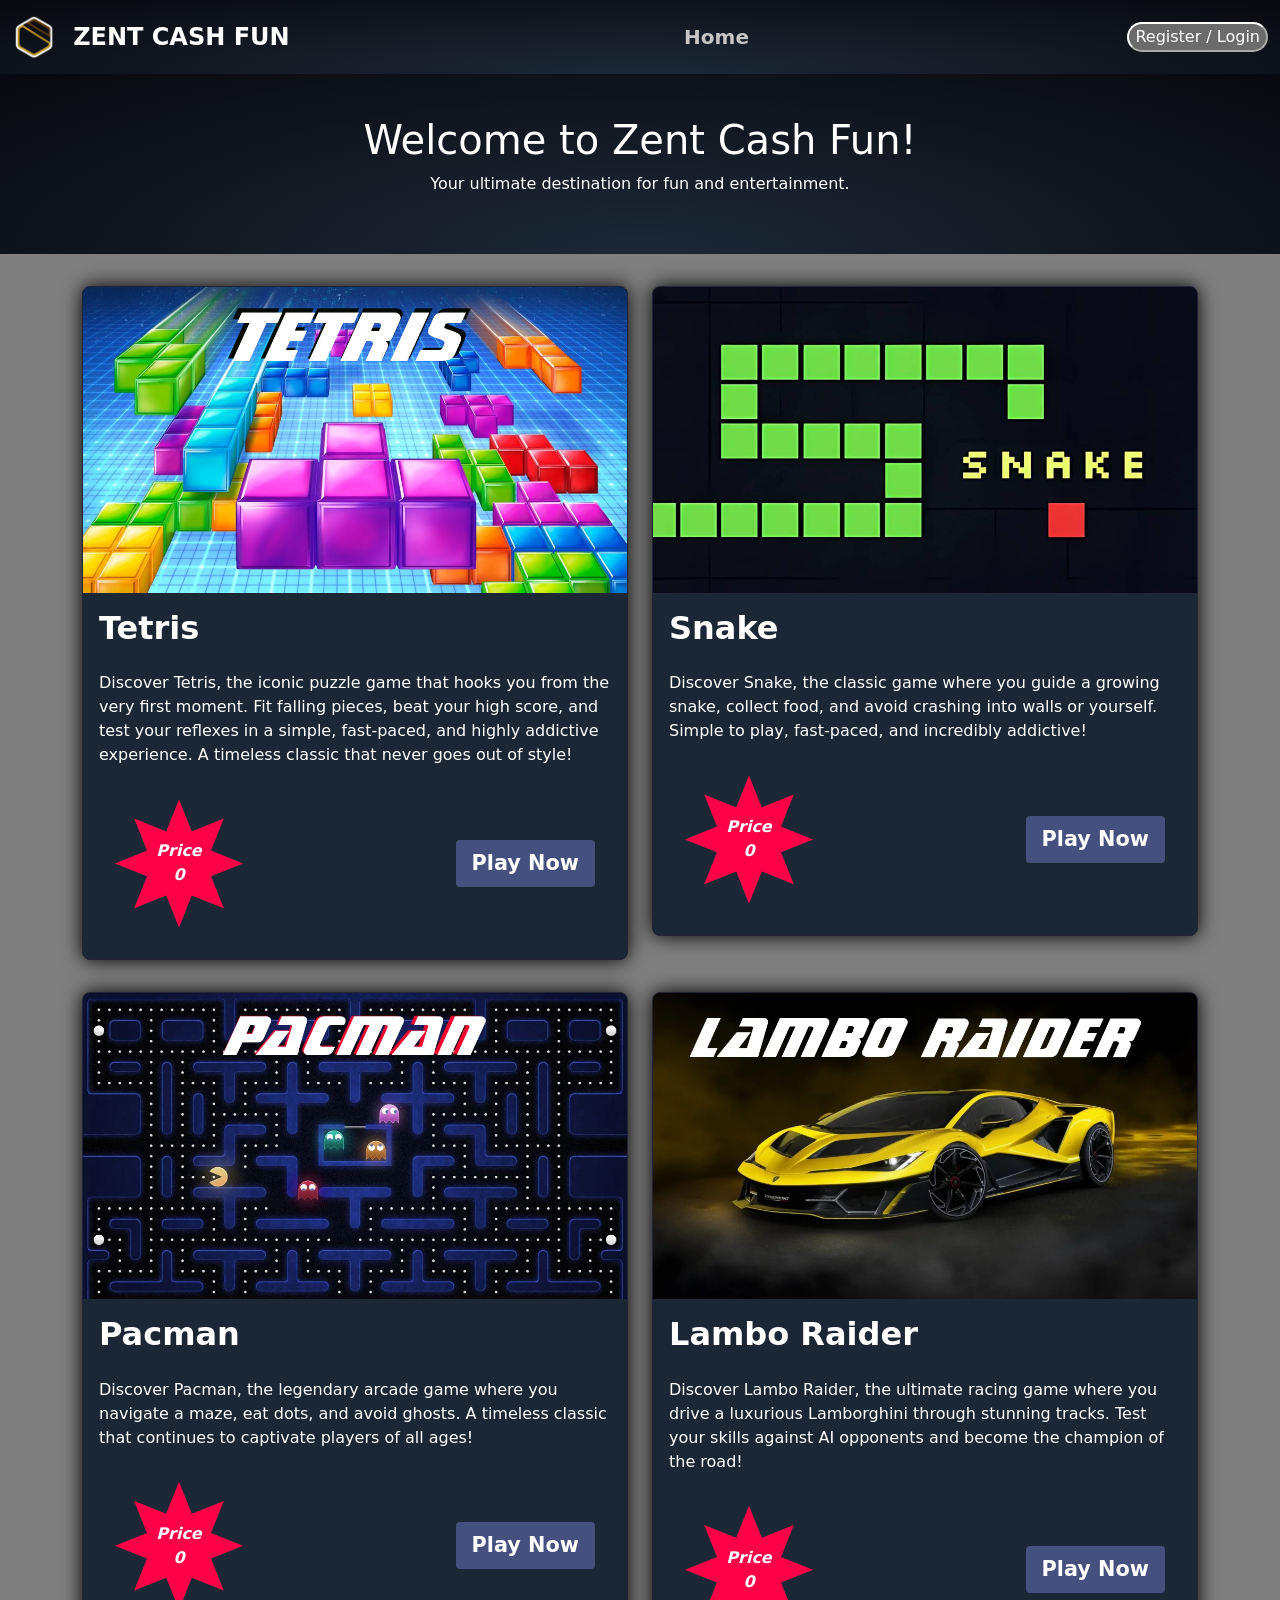
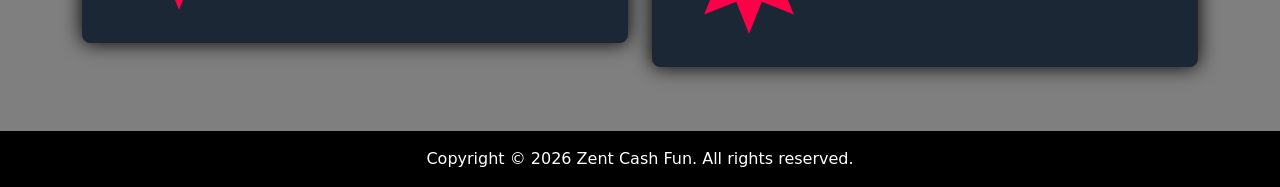
<file: index.html>
<!DOCTYPE html>
<html lang="en">
<head>
  <meta charset="UTF-8">
  <meta name="viewport" content="width=device-width, initial-scale=1.0"/>
  <title>Zent Cash Fun</title>
  <link rel="stylesheet" type="text/css" href="assets/vendor/bootstrap/css/bootstrap.min.css">
  <link rel="stylesheet" type="text/css" href="assets/css/main.css">
  <link rel="shortcut icon" type="image/x-icon" href="favicon.ico">
</head>
<body>
	<nav class="navbar navbar-expand-lg bg-body-tertiary" data-bs-theme="dark">
		<div class="container-fluid">
			<a class="navbar-brand" href="/"><img alt="Zent Cash Fun" loading="lazy" src="assets/img/zent-cash-fun.png" height="48"> <span class="logo-text">Zent Cash Fun</span></a>
			<button class="navbar-toggler" type="button" data-bs-toggle="collapse" data-bs-target="#navbarNavDropdown" aria-controls="navbarNavDropdown" aria-expanded="false" aria-label="Toggle navigation"><span class="navbar-toggler-icon"></span></button>
			<div class="collapse navbar-collapse" id="navbarNavDropdown">
				<div class="navbar-nav">
					<a class="nav-item" href="./">Home</a>
					<a class="nav-item userdashboard" href="dashboard.html">Dashboard</a>
				</div>
				<p class="usergetbalance">Balance: <span id="balance">0.00</span></p>
          		<button class="register-login-btn" onclick="window.location.href='auth.html'">Register / Login</button>
          		<button class="close-session-btn" onclick="closeSession()">Close Session</button>
			</div>
		</div>
	</nav>
	<section class="main-content">
		<div class="container">
			<div class="row">
				<div class="col-md-12 text-center">
					<h1>Welcome to Zent Cash Fun!</h1>
					<p>Your ultimate destination for fun and entertainment.</p>
				</div>
			</div>
		</div>
	</section>
		<section class="games-content">
		<div class="container">
			<div class="row">
				<div class="col-12 col-sm-12 col-md-12 col-lg-12 col-xl-6 col-xxl-6">
					<div class="game-card">
						<img alt="tetris" loading="lazy" src="assets/img/games/tetris.jpg">
						<h3 class="game-title">Tetris</h3>
						<p class="game-description">Discover Tetris, the iconic puzzle game that hooks you from the very first moment. Fit falling pieces, beat your high score, and test your reflexes in a simple, fast-paced, and highly addictive experience. A timeless classic that never goes out of style!</p>
						<div class="game-button-container">
							<span class="game-cost">Price <span id="tetris-cost">0</span></span>
							<a href="tetris" class="play-button">Play Now</a>
						</div>
					</div>
				</div>
				<div class="col-12 col-sm-12 col-md-12 col-lg-12 col-xl-6 col-xxl-6">
					<div class="game-card">
						<img alt="Snake" loading="lazy" src="assets/img/games/snake.jpg" class="game-image">
						<h3 class="game-title">Snake</h3>
						<p class="game-description">Discover Snake, the classic game where you guide a growing snake, collect food, and avoid crashing into walls or yourself. Simple to play, fast-paced, and incredibly addictive!</p>
						<div class="game-button-container">
							<span class="game-cost">Price <span id="snake-cost">0</span></span>
							<a href="snake" class="play-button">Play Now</a>
						</div>
					</div>
				</div>
				<div class="col-12 col-sm-12 col-md-12 col-lg-12 col-xl-6 col-xxl-6">
					<div class="game-card">
						<img alt="Pacman" loading="lazy" src="assets/img/games/pacman.webp" class="game-image">
						<h3 class="game-title">Pacman</h3>
						<p class="game-description">Discover Pacman, the legendary arcade game where you navigate a maze, eat dots, and avoid ghosts. A timeless classic that continues to captivate players of all ages!</p>
						<div class="game-button-container">
							<span class="game-cost">Price <span id="pacman-cost">0</span></span>
							<a href="pacman" class="play-button">Play Now</a>
						</div>
					</div>
				</div>
				<div class="col-12 col-sm-12 col-md-12 col-lg-12 col-xl-6 col-xxl-6">
					<div class="game-card">
						<img alt="Lambo Raider" loading="lazy" src="assets/img/games/lamboraider.webp" class="game-image">
						<h3 class="game-title">Lambo Raider</h3>
						<p class="game-description">Discover Lambo Raider, the ultimate racing game where you drive a luxurious Lamborghini through stunning tracks. Test your skills against AI opponents and become the champion of the road!</p>
						<div class="game-button-container">
							<span class="game-cost">Price <span id="lamboraider-cost">0</span></span>
							<a href="lamboraider" class="play-button">Play Now</a>
						</div>
					</div>
				</div>
			</div>
		</div>
	</section>
	<section class="footer">
		<div class="footer-copyright">
		<audio id="background-music" autoplay loop>
			<source src="assets/song/background-music-two.mp3" type="audio/mpeg">
		</audio>		     
		<p>Copyright &copy; <span id="currentyear">2026</span> Zent Cash Fun. All rights reserved.</p>
		</div>
	</section>
	<script src="assets/vendor/bootstrap/js/bootstrap.bundle.min.js"></script>
	<script src="assets/js/api.js"></script>   
	<script src="assets/js/main.js"></script>
</body>
</html>
</file>
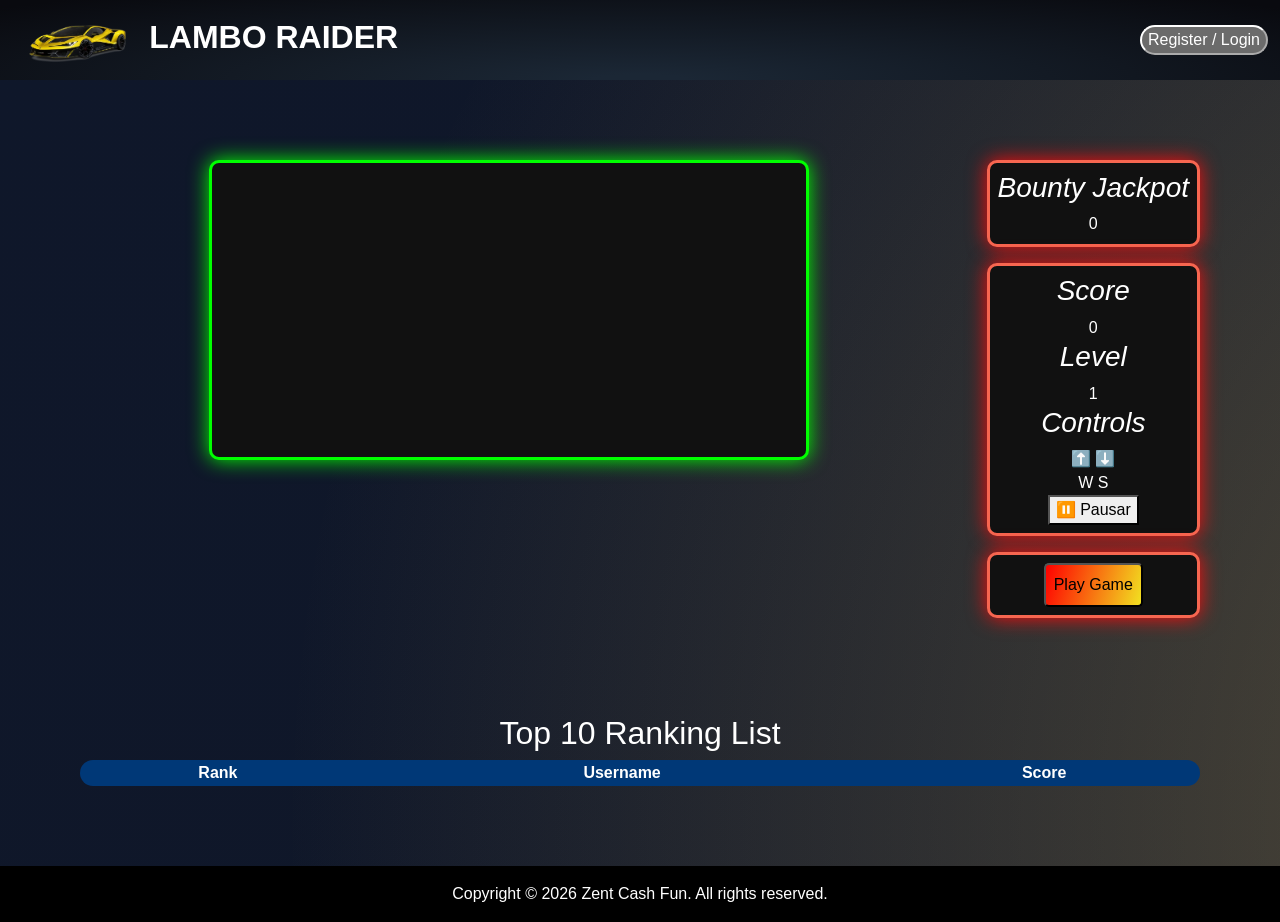
<file: lamboraider/index.html>
<!DOCTYPE html>
<html lang="es">
<head>
  <meta charset="UTF-8">
  <meta name="viewport" content="width=device-width, initial-scale=1.0"/>
  <title>Lambo Raider | Zent Cash Fun</title>
  <link rel="stylesheet" type="text/css" href="assets/vendor/bootstrap/css/bootstrap.min.css">
  <link rel="stylesheet" type="text/css" href="assets/css/lamboraider.css">
  <link rel="shortcut icon" type="image/x-icon" href="favicon.ico">
</head>
<body>
  <nav class="navbar navbar-expand-lg bg-body-tertiary" data-bs-theme="dark">
     <div class="container-fluid">
       <a class="navbar-brand" href="/"><img alt="lambo-logo" loading="lazy" src="assets/img/lambo.png" height="48"> <span class="logo-text">Lambo Raider</span></a>
       <button class="navbar-toggler" type="button" data-bs-toggle="collapse" data-bs-target="#navbarNavDropdown" aria-controls="navbarNavDropdown" aria-expanded="false" aria-label="Toggle navigation">
          <span class="navbar-toggler-icon"></span>
       </button>
       <div class="collapse navbar-collapse" id="navbarNavDropdown">
          <p class="usergetbalance">Balance: <span id="balance">0.00</span></p>
          <button class="register-login-btn" onclick="window.location.href='auth.html'">Register / Login</button>
          <button class="close-session-btn" onclick="closeSession()">Close Session</button>
       </div>
    </div>
  </nav>
  <section class="container-games">  
    <div class="row">
      <div class="col-12 col-sm-12 col-md-12 col-lg-12 col-xl-12 col-xxl-6">
        <div class="games-container">      
          <canvas id="game"></canvas>
          <div class="hud-container">
            <div class="hud">
              <h3>Bounty Jackpot</h3>
              <span id="bountyjackpot">0</span>
            </div>
            <div class="hud">
              <h3>Score</h3>
              <span id="score">0</span>
              <h3>Level</h3>
              <span id="level">1</span>
              <h3>Controls</h3>
              <span>⬆️ ⬇️</span>
              <p>W S</p>
              <button id="pauseBtn">⏸️ Pausar</button>
            </div>
            <div class="hud">
              <button class="play" onclick="play()"><p>Play Game</p></button>
            </div>
          </div>  
        </div>  
      </div>
      <div class="col-12 col-sm-12 col-md-12 col-lg-12 col-xl-12 col-xxl-6">
          <div class="deposit">
              <h2 class="deposit-title">Deposit</h2>
              <h5>Address</h5>
              <p><span id="address">...</span></p>
              <h5>Payment ID</h5>
              <p><span id="paymentid">...</span></p>
              <h5>Integrated Address</h5>
              <p><span id="integratedaddress">...</span></p>
          </div>
          <div class="toplist">
              <h2 class="toplist-title">Top 10 Ranking List</h2>
                <div class="ranking-container">
                  <table>
                    <thead>
                      <tr>
                        <th>Rank</th>
                        <th>Username</th>
                        <th>Score</th>
                      </tr>
                    </thead>
                    <tbody id="ranking-body">                            
                    </tbody>
                  </table>
                </div>
          </div>
      </div>
    </div>
  </section>
  <section class="footer">
    <div class="footer-copyright">     
      <p>Copyright &copy; <span id="currentyear">2026</span> Zent Cash Fun. All rights reserved.</p>
    </div>
  </section>
  <script src="assets/vendor/bootstrap/js/bootstrap.bundle.min.js"></script>   
  <script src="assets/js/api.js"></script>
  <script src="assets/js/main.js"></script>
  <script src="assets/js/lamboraider.js"></script>
</body>
</html>
</file>
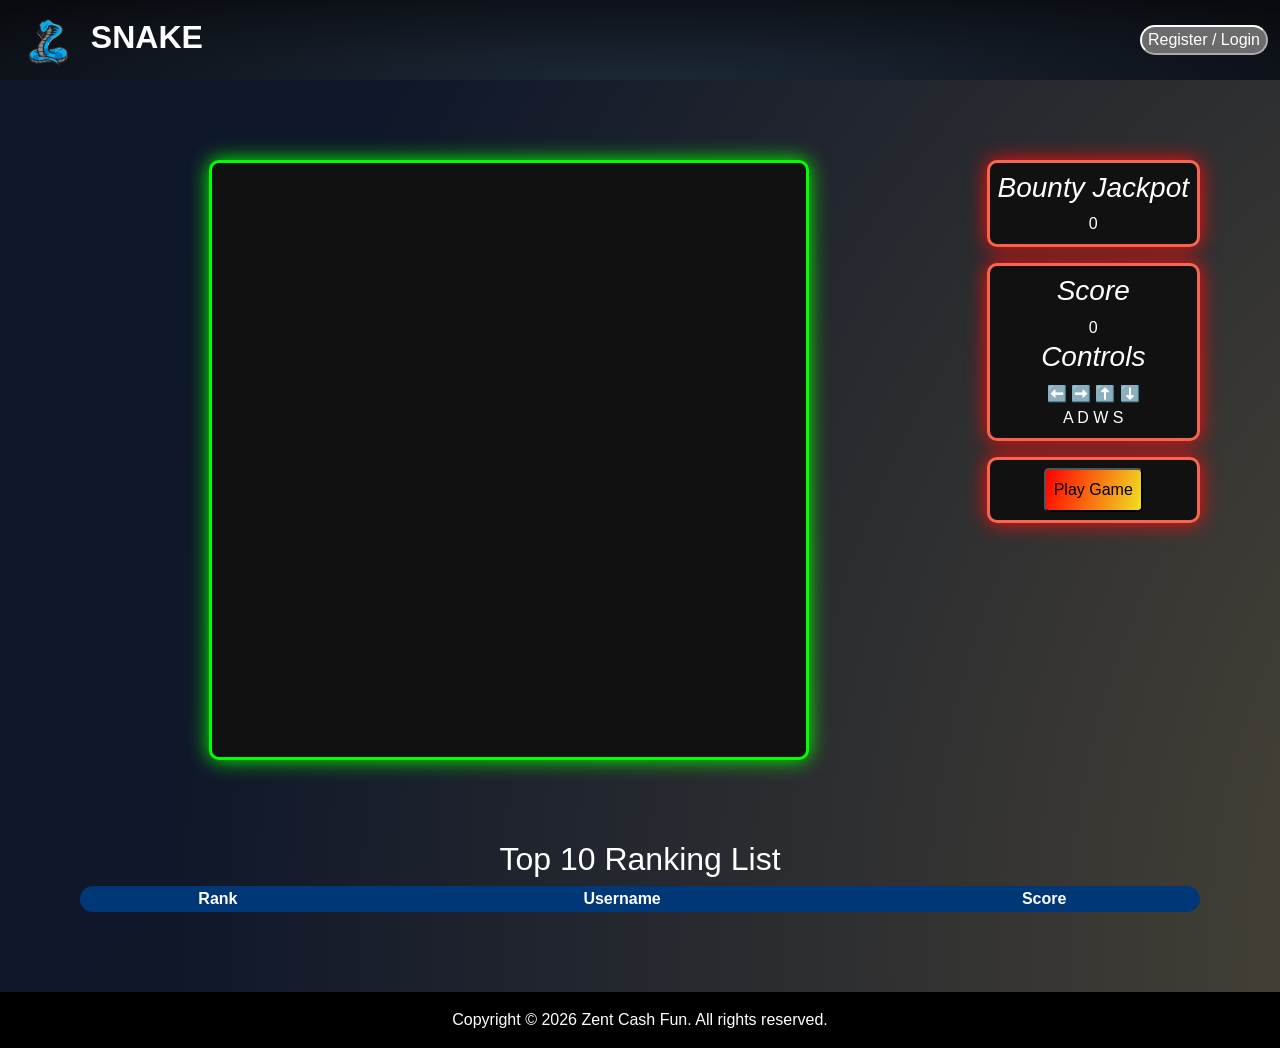
<file: snake/index.html>
<!DOCTYPE html>
<html lang="es">
<head>
  <meta charset="UTF-8">
  <meta name="viewport" content="width=device-width, initial-scale=1.0"/>
  <title>Snake Game | Zent Cash Fun</title>
  <link rel="stylesheet" type="text/css" href="assets/vendor/bootstrap/css/bootstrap.min.css">
  <link rel="stylesheet" type="text/css" href="assets/css/snake.css">
  <link rel="shortcut icon" type="image/x-icon" href="favicon.ico">
</head>
<body>
  <nav class="navbar navbar-expand-lg bg-body-tertiary" data-bs-theme="dark">
     <div class="container-fluid">
       <a class="navbar-brand" href="/"><img alt="snake-logo" loading="lazy" src="assets/img/snake.png" height="48"> <span class="logo-text">Snake</span></a>
       <button class="navbar-toggler" type="button" data-bs-toggle="collapse" data-bs-target="#navbarNavDropdown" aria-controls="navbarNavDropdown" aria-expanded="false" aria-label="Toggle navigation">
          <span class="navbar-toggler-icon"></span>
       </button>
       <div class="collapse navbar-collapse" id="navbarNavDropdown">
          <p class="usergetbalance">Balance: <span id="balance">0.00</span></p>
          <button class="register-login-btn" onclick="window.location.href='auth.html'">Register / Login</button>
          <button class="close-session-btn" onclick="closeSession()">Close Session</button>
       </div>
    </div>
  </nav>
  <section class="container-games">  
    <div class="row">
      <div class="col-12 col-sm-12 col-md-12 col-lg-12 col-xl-12 col-xxl-6">
        <div class="games-container">      
          <canvas id="game"></canvas>
          <div class="hud-container">
            <div class="hud">
              <h3>Bounty Jackpot</h3>
              <span id="bountyjackpot">0</span>
            </div>
            <div class="hud">
              <h3>Score</h3>
              <span id="score">0</span>
              <h3>Controls</h3>
              <span>⬅️ ➡️ ⬆️ ⬇️</span>
              <p> A D W S</p>
            </div>
            <div class="hud">
              <button class="play" onclick="play()"><p>Play Game</p></button>
            </div>
          </div>  
        </div>  
      </div>
      <div class="col-12 col-sm-12 col-md-12 col-lg-12 col-xl-12 col-xxl-6">
          <div class="deposit">
              <h2 class="deposit-title">Deposit</h2>
              <h5>Address</h5>
              <p><span id="address">...</span></p>
              <h5>Payment ID</h5>
              <p><span id="paymentid">...</span></p>
              <h5>Integrated Address</h5>
              <p><span id="integratedaddress">...</span></p>
          </div>
          <div class="toplist">
              <h2 class="toplist-title">Top 10 Ranking List</h2>
                <div class="ranking-container">
                  <table>
                    <thead>
                      <tr>
                        <th>Rank</th>
                        <th>Username</th>
                        <th>Score</th>
                      </tr>
                    </thead>
                    <tbody id="ranking-body">                            
                    </tbody>
                  </table>
                </div>
          </div>
      </div>
    </div>
  </section>
  <section class="footer">
    <div class="footer-copyright">     
      <p>Copyright &copy; <span id="currentyear">2026</span> Zent Cash Fun. All rights reserved.</p>
    </div>
  </section>
  <script src="assets/vendor/bootstrap/js/bootstrap.bundle.min.js"></script>   
  <script src="assets/js/api.js"></script>
  <script src="assets/js/main.js"></script>
  <script src="assets/js/snake.js"></script>
</body>
</html>
</file>
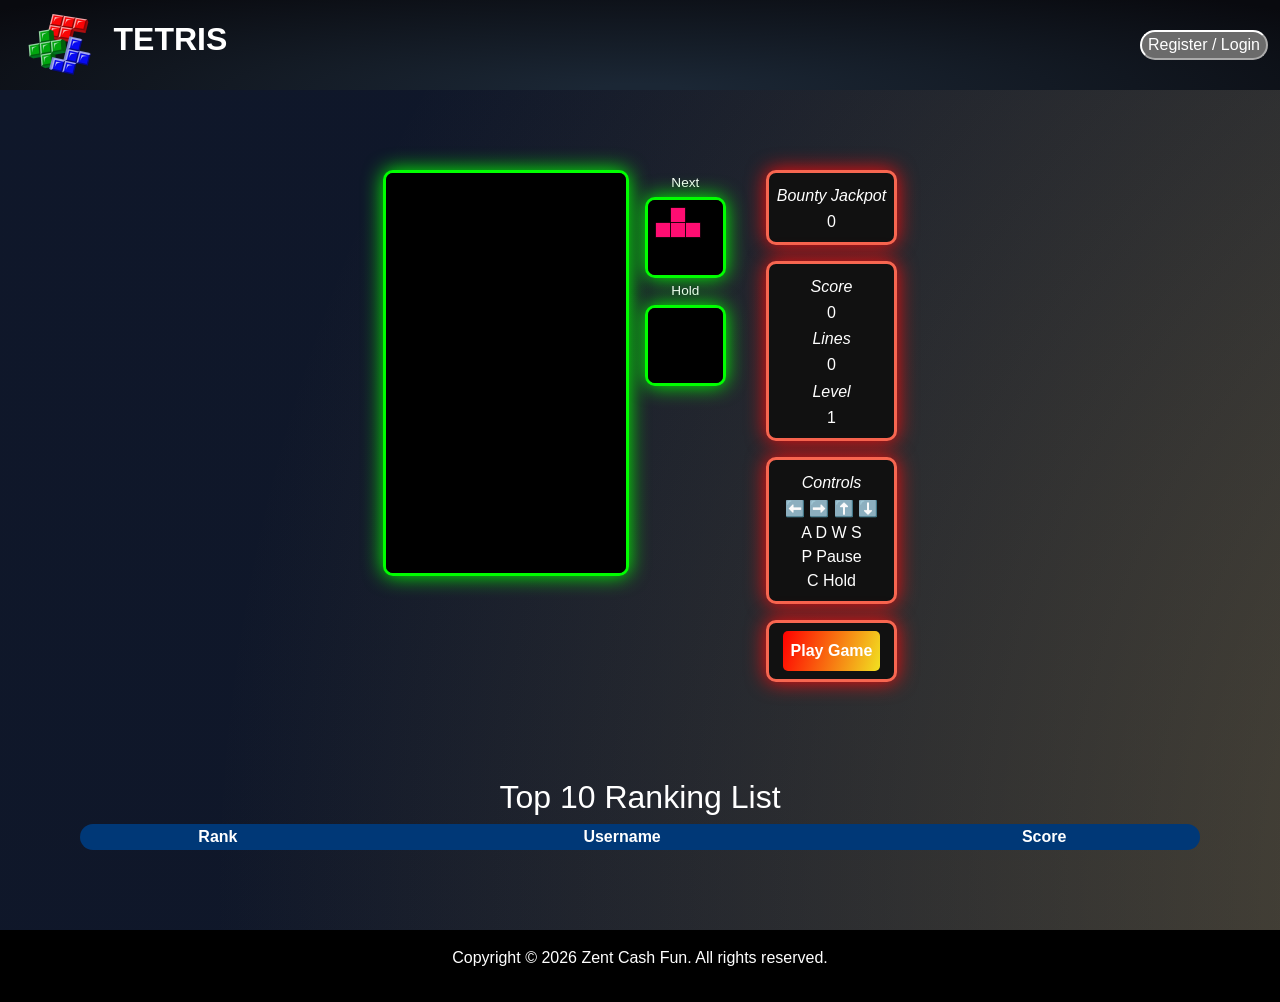
<file: tetris/index.html>
<!DOCTYPE html>
<html>
<head>
    <meta charset="UTF-8">
    <meta name="viewport" content="width=device-width, initial-scale=1.0"/>
    <title>Tetris | Zent Cash Fun</title>
    <link rel="stylesheet" type="text/css" href="assets/vendor/bootstrap/css/bootstrap.min.css">
    <link rel="stylesheet" type="text/css" href="assets/css/tetris.css">
    <link rel="shortcut icon" type="image/x-icon" href="favicon.ico">
</head>
<body>
  <nav class="navbar navbar-expand-lg bg-body-tertiary" data-bs-theme="dark">
     <div class="container-fluid">
       <a class="navbar-brand" href="/"><img alt="tetris-logo" loading="lazy" src="./assets/img/tetris.webp" width="64"> <span class="logo-text">Tetris</span></a>
       <button class="navbar-toggler" type="button" data-bs-toggle="collapse" data-bs-target="#navbarNavDropdown" aria-controls="navbarNavDropdown" aria-expanded="false" aria-label="Toggle navigation">
          <span class="navbar-toggler-icon"></span>
       </button>
       <div class="collapse navbar-collapse" id="navbarNavDropdown">
          <p class="usergetbalance">Balance: <span id="balance">0.00</span></p>
          <button class="register-login-btn" onclick="window.location.href='auth.html'">Register / Login</button>
          <button class="close-session-btn" onclick="closeSession()">Close Session</button>
       </div>
    </div>
  </nav>
   <section class="container-games">  
    <div class="row">
      <div class="col-12 col-sm-12 col-md-12 col-lg-12 col-xl-12 col-xxl-6">
        <div class="games-container">      
              <canvas id="tetris"></canvas>
              <div id="panel">
                <p>Next</p>
                <canvas id="next"></canvas>
                <p>Hold</p>
                <canvas id="hold"></canvas>
              </div>
              <div class="hud-container">
                <div class="hud">
                  <h3>Bounty Jackpot</h3>
                  <span id="bountyjackpot">0</span>
                </div>
                <div class="hud">
                  <h3>Score</h3>
                  <span id="score">0</span>
                  <h3>Lines</h3>
                  <span id="lines">0</span>
                  <h3>Level</h3>
                  <span id="level">1</span>
                </div>
                <div class="hud">
                  <h3>Controls</h3>
                  <span>⬅️ ➡️ ⬆️ ⬇️</span>
                  <p>A D W S</p>
                  <p>P Pause</p>
                  <p>C Hold</p>
                </div>
                <div class="hud">
                  <button class="play" onclick="play()"><p>Play Game</p></button>
                </div>
              </div>  
        </div>  
      </div>
      <div class="col-12 col-sm-12 col-md-12 col-lg-12 col-xl-12 col-xxl-6">
        <div class="deposit">
            <h2 class="deposit-title">Deposit</h2>
            <h5>Address</h5>
            <p><span id="address">...</span></p>
            <h5>Payment ID</h5>
            <p><span id="paymentid">...</span></p>
            <h5>Integrated Address</h5>
            <p><span id="integratedaddress">...</span></p>
        </div>
        <div class="toplist">
            <h2 class="toplist-title">Top 10 Ranking List</h2>
                <div class="ranking-container">
                    <table>
                        <thead>
                        <tr>
                            <th>Rank</th>
                            <th>Username</th>
                            <th>Score</th>
                        </tr>
                        </thead>
                        <tbody id="ranking-body">                            
                        </tbody>
                    </table>
                </div>
          </div>
      </div>
      </div>
    </div>
  </section>
  <section class="footer">
    <div class="footer-copyright">     
      <p>Copyright &copy; <span id="currentyear">2026</span> Zent Cash Fun. All rights reserved.</p>
    </div>
  </section>                  
  <script src="assets/vendor/bootstrap/js/bootstrap.bundle.min.js"></script>   
  <script src="assets/js/api.js"></script>
  <script src="assets/js/main.js"></script>
  <script src="assets/js/tetris.js"></script>
</body>
</html>
</file>
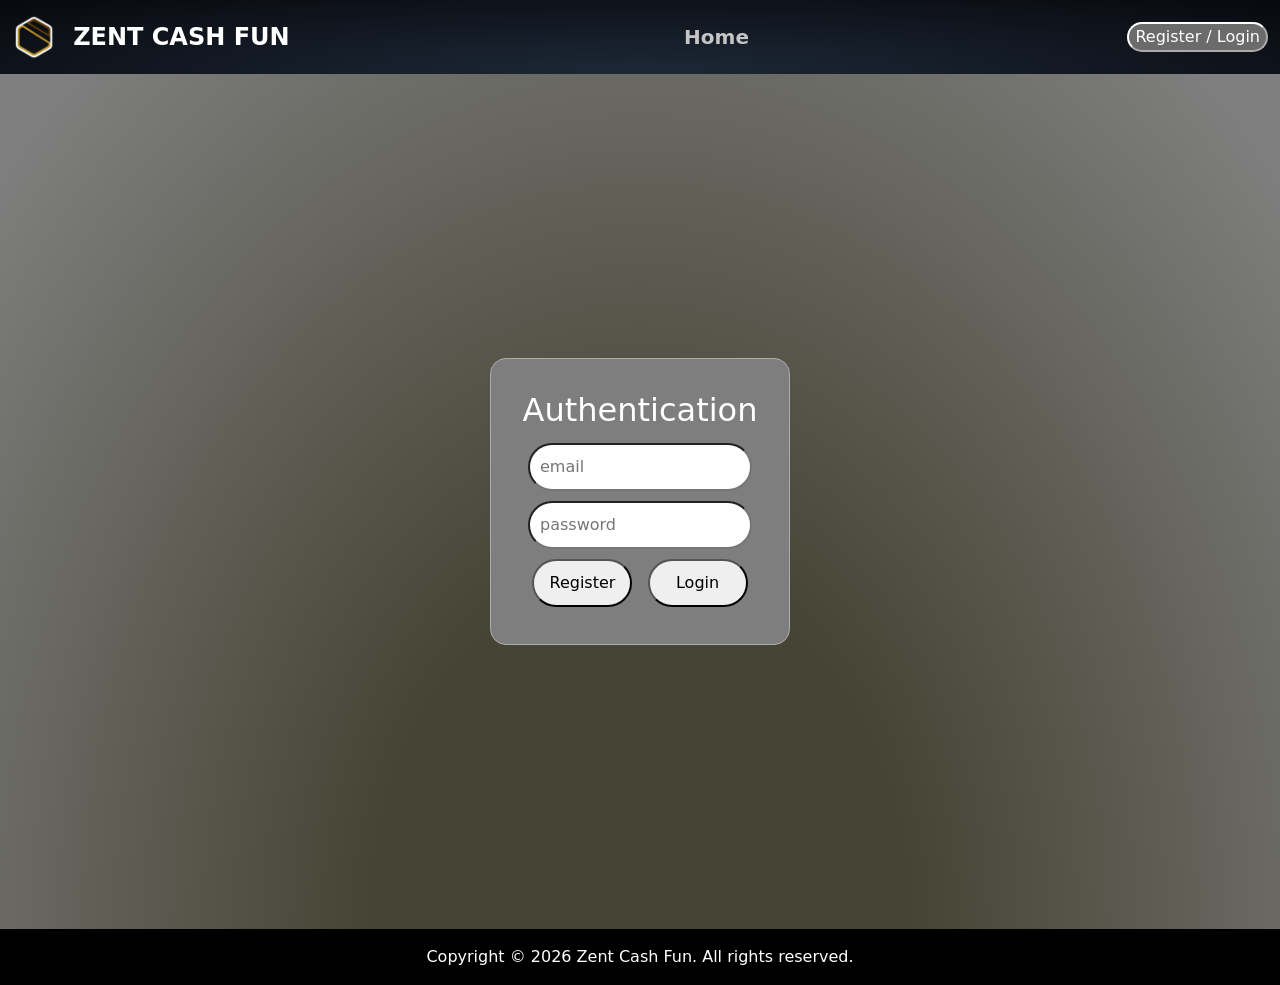
<file: auth.html>
<!DOCTYPE html>
<html lang="en">
<head>
  <meta charset="UTF-8">
  <meta name="viewport" content="width=device-width, initial-scale=1.0"/>
  <title>Zent Cash Fun</title>
  <link rel="stylesheet" type="text/css" href="assets/vendor/bootstrap/css/bootstrap.min.css">
  <link rel="stylesheet" type="text/css" href="assets/css/main.css">
  <link rel="shortcut icon" type="image/x-icon" href="favicon.ico">
</head>
<body>
	<nav class="navbar navbar-expand-lg bg-body-tertiary" data-bs-theme="dark">
		<div class="container-fluid">
			<a class="navbar-brand" href="/"><img alt="Zent Cash Fun" loading="lazy" src="assets/img/zent-cash-fun.png" height="48"> <span class="logo-text">Zent Cash Fun</span></a>
			<button class="navbar-toggler" type="button" data-bs-toggle="collapse" data-bs-target="#navbarNavDropdown" aria-controls="navbarNavDropdown" aria-expanded="false" aria-label="Toggle navigation"><span class="navbar-toggler-icon"></span></button>
			<div class="collapse navbar-collapse" id="navbarNavDropdown">
				<div class="navbar-nav">
					<a class="nav-item" href="./">Home</a>
					<a class="nav-item userdashboard" href="dashboard.html">Dashboard</a>
				</div>
				<p class="usergetbalance">Balance: <span id="balance">0.00</span></p>
          		<button class="register-login-btn" onclick="window.location.href='auth.html'">Register / Login</button>
          		<button class="close-session-btn" onclick="closeSession()">Close Session</button>
			</div>
		</div>
	</nav>
	<section class="auth-container">
		<div id="auth">
			<h2 class="auth-title">Authentication</h2>
			<input id="email" placeholder="email">
			<input id="password" type="password" placeholder="password">
		<div>
			<button class="register-btn" onclick="register()">Register</button>
			<button class="login-btn" onclick="login()">Login</button>
		</div>
		</div>
	</section>		
	<section class="footer">
		<div class="footer-copyright">
		<audio id="background-music" autoplay loop>
			<source src="assets/song/background-music-two.mp3" type="audio/mpeg">
		</audio>	     
		<p>Copyright &copy; <span id="currentyear">2026</span> Zent Cash Fun. All rights reserved.</p>
		</div>
	</section>
	<script src="assets/vendor/bootstrap/js/bootstrap.bundle.min.js"></script>
	<script src="assets/js/api.js"></script>   
	<script src="assets/js/main.js"></script>
</body>
</html>
</file>
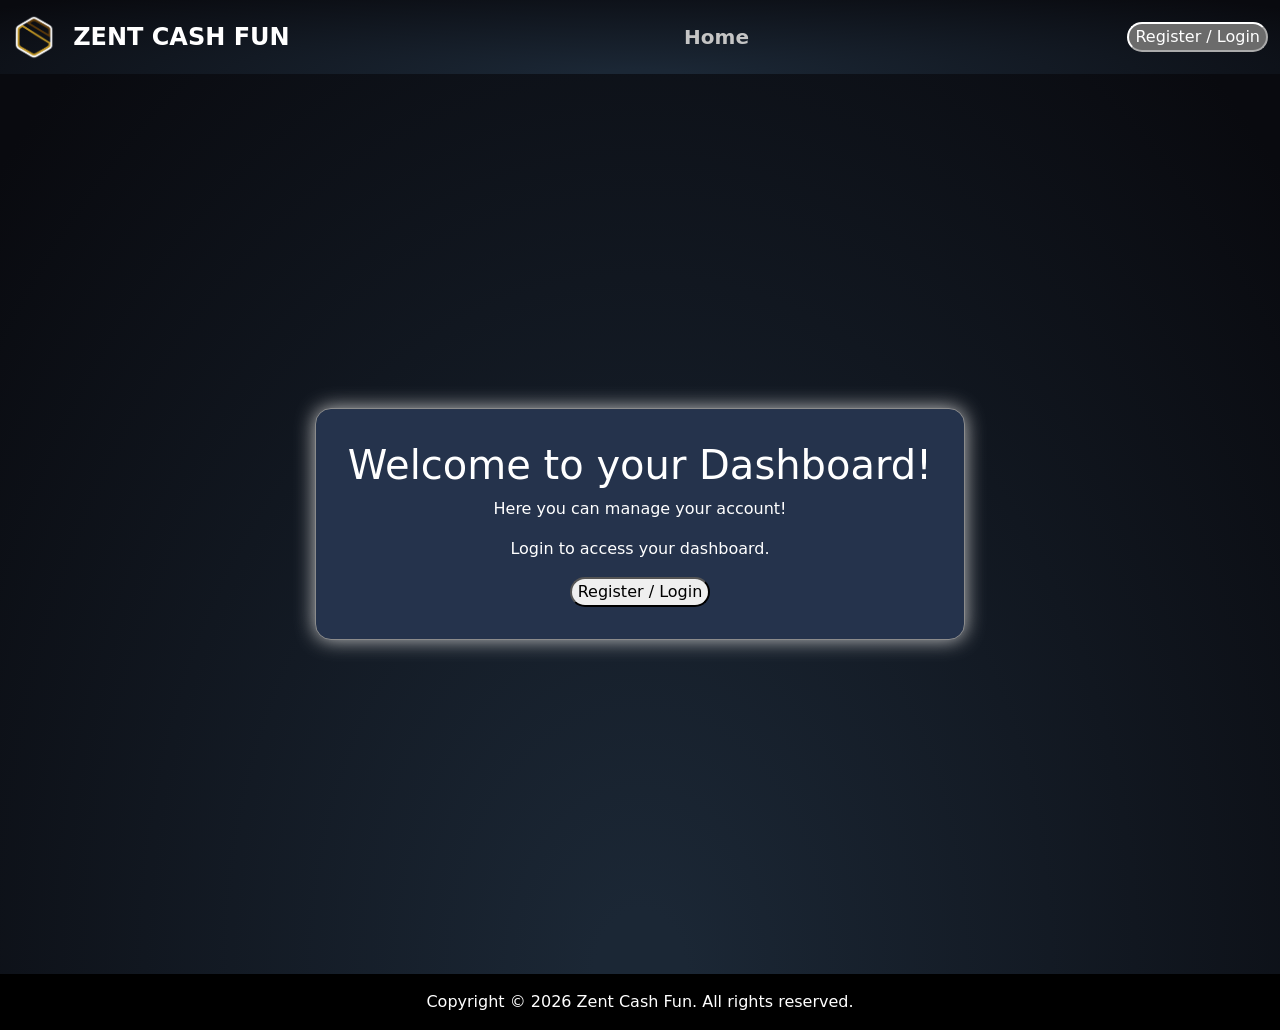
<file: dashboard.html>
<!DOCTYPE html>
<html lang="en">
<head>
  <meta charset="UTF-8">
  <meta name="viewport" content="width=device-width, initial-scale=1.0"/>
  <title>Zent Cash Fun</title>
  <link rel="stylesheet" type="text/css" href="assets/vendor/bootstrap/css/bootstrap.min.css">
  <link rel="stylesheet" type="text/css" href="assets/css/main.css">
  <link rel="shortcut icon" type="image/x-icon" href="favicon.ico">
</head>
<body>
	<nav class="navbar navbar-expand-lg bg-body-tertiary" data-bs-theme="dark">
		<div class="container-fluid">
			<a class="navbar-brand" href="/"><img alt="Zent Cash Fun" loading="lazy" src="assets/img/zent-cash-fun.png" height="48"> <span class="logo-text">Zent Cash Fun</span></a>
			<button class="navbar-toggler" type="button" data-bs-toggle="collapse" data-bs-target="#navbarNavDropdown" aria-controls="navbarNavDropdown" aria-expanded="false" aria-label="Toggle navigation"><span class="navbar-toggler-icon"></span></button>
			<div class="collapse navbar-collapse" id="navbarNavDropdown">
				<div class="navbar-nav">
					<a class="nav-item" href="./">Home</a>
					<a class="nav-item userdashboard" href="dashboard.html">Dashboard</a>
				</div>	
				<p class="usergetbalance">Balance: <span id="balance">0.00</span></p>
          		<button class="register-login-btn" onclick="window.location.href='auth.html'">Register / Login</button>
          		<button class="close-session-btn" onclick="closeSession()">Close Session</button>
			</div>
		</div>
	</nav>
	<section class="dashboard-menssage-content">
		<div class="container">
			<div class="row">
				<div class="col-md-12 text-center">
					<div class="message-content-logged">
						<h1>Welcome to your Dashboard!</h1>
						<p>Here you can manage your account!</p>
						<p>Login to access your dashboard.</p>
						<button class="register-login-btn" onclick="window.location.href='auth.html'">Register / Login</button>
					</div>
				</div>
			</div>
		</div>
	</section>
	<section class="dashboard-content">
		<div class="container">
			<div class="row">
				<div class="col-md-12 text-center">
					<h1>Dashboard</h1>
					<p>Here you can manage your account, view your balance, and explore our exciting games!</p>
				</div>
				<div class="col-12 col-sm-12 col-md-12 col-lg-12 col-xl-12 col-xxl-6 text-center">
					<div class="deposit">
						<h2 class="deposit-title">Deposit</h2>
						<h5>Address</h5>
						<p><span id="address">...</span></p>
						<h5>Payment ID</h5>
						<p><span id="paymentid">...</span></p>
						<h5>Integrated Address</h5>
						<p><span id="integratedaddress">...</span></p>
					</div>
				</div>
				<div class="col-12 col-sm-12 col-md-12 col-lg-12 col-xl-6 col-xxl-3 text-center">
					<div class="userbalance">
						<h2>Balance</h2>
						<p id="getbalance">0.00</p>
					</div>
				</div>
				<div class="col-12 col-sm-12 col-md-12 col-lg-12 col-xl-6 col-xxl-3 text-center">
					<div class="changeusername">
						<h2>Change Username</h2>
						<input id="newusername" placeholder="New Username">
						<button onclick="changeUsername()">Change Username</button>
					</div>
				</div>
				<div class="col-12 col-sm-12 col-md-12 col-lg-12 col-xl-6 col-xxl-3 text-center">
					<div class="changeemail">
						<h2>Change Email</h2>
						<input id="newemail" placeholder="New Email">
						<button onclick="changeEmail()">Change Email</button>
					</div>
				</div>
			<div class="lastedgamesessions">
              <h2 class="lastedgamesessions-title">Latest Gaming Sessions</h2>
                <div class="lastedgamesessions-container">
                  <table>
                    <thead>
                      <tr>
                        <th>Game</th>
                        <th>Score</th>
                        <th>Date</th>
                      </tr>
                    </thead>
                    <tbody id="game_sessions-body">                            
                    </tbody>
                  </table>
                </div>
          </div>
			</div>
		</div>
	</section>	
	
	<section class="footer">
		<div class="footer-copyright">
		<audio id="background-music" autoplay loop>
			<source src="assets/song/background-music-two.mp3" type="audio/mpeg">
		</audio>	     
		<p>Copyright &copy; <span id="currentyear">2026</span> Zent Cash Fun. All rights reserved.</p>
		</div>
	</section>
	<script src="assets/vendor/bootstrap/js/bootstrap.bundle.min.js"></script>
	<script src="assets/js/api.js"></script>   
	<script src="assets/js/main.js"></script>
</body>
</html>
</file>
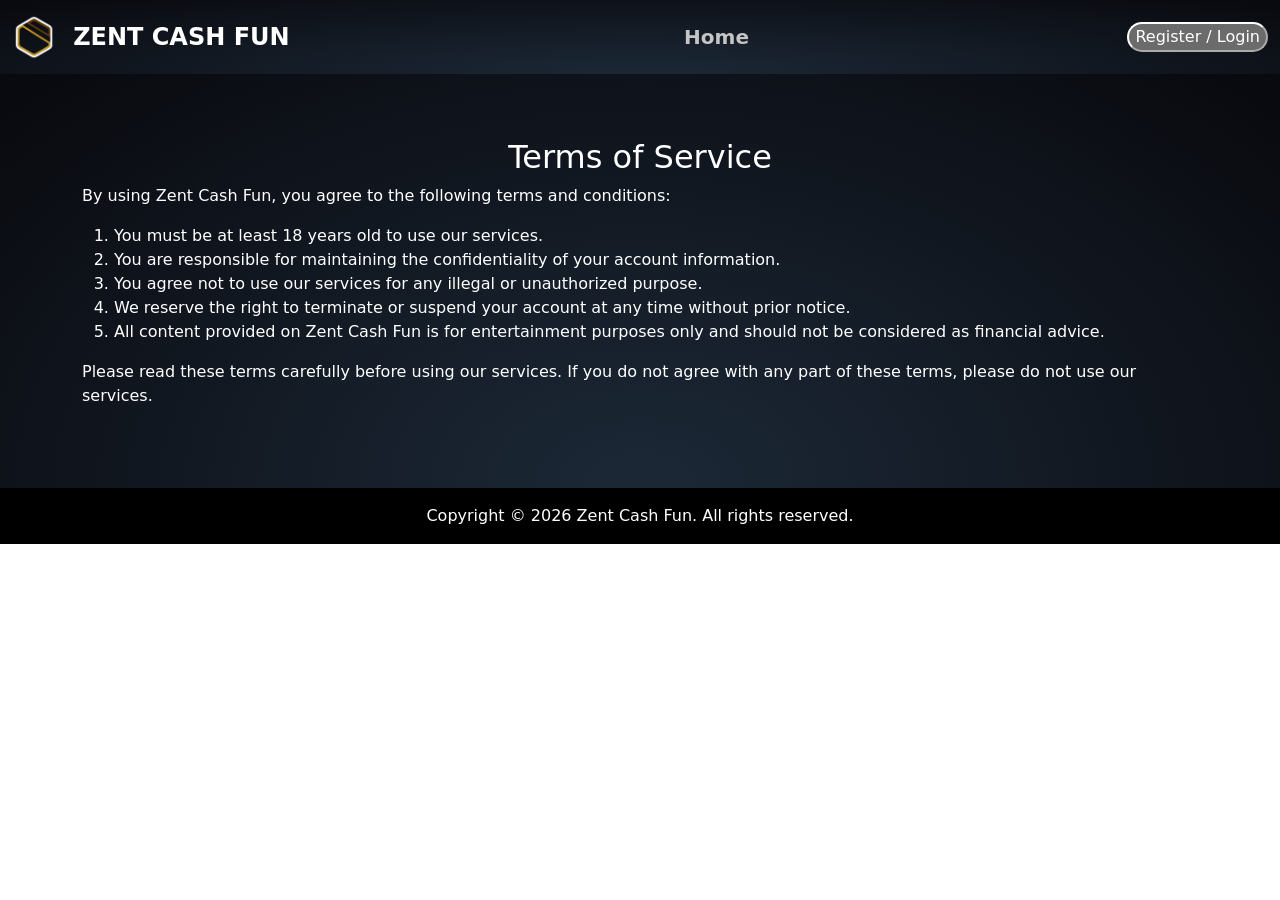
<file: terms-of-service.html>
<!DOCTYPE html>
<html lang="en">
<head>
  <meta charset="UTF-8">
  <meta name="viewport" content="width=device-width, initial-scale=1.0"/>
  <title>Terms of Service | Zent Cash Fun</title>
  <link rel="stylesheet" type="text/css" href="assets/vendor/bootstrap/css/bootstrap.min.css">
  <link rel="stylesheet" type="text/css" href="assets/css/main.css">
  <link rel="shortcut icon" type="image/x-icon" href="favicon.ico">
</head>
<body>
	<nav class="navbar navbar-expand-lg bg-body-tertiary" data-bs-theme="dark">
		<div class="container-fluid">
			<a class="navbar-brand" href="/"><img alt="Zent Cash Fun" loading="lazy" src="assets/img/zent-cash-fun.png" height="48"> <span class="logo-text">Zent Cash Fun</span></a>
			<button class="navbar-toggler" type="button" data-bs-toggle="collapse" data-bs-target="#navbarNavDropdown" aria-controls="navbarNavDropdown" aria-expanded="false" aria-label="Toggle navigation"><span class="navbar-toggler-icon"></span></button>
			<div class="collapse navbar-collapse" id="navbarNavDropdown">
				<div class="navbar-nav">
					<a class="nav-item" href="./">Home</a>
					<a class="nav-item userdashboard" href="dashboard.html">Dashboard</a>
				</div>
				<p class="usergetbalance">Balance: <span id="balance">0.00</span></p>
          		<button class="register-login-btn" onclick="window.location.href='auth.html'">Register / Login</button>
          		<button class="close-session-btn" onclick="closeSession()">Close Session</button>
			</div>
		</div>
	</nav>
	<section class="terms-of-service">
		<div class="container">
			<h2 class="text-center">Terms of Service</h2>
			<p>By using Zent Cash Fun, you agree to the following terms and conditions:</p>
			<ol>
				<li>You must be at least 18 years old to use our services.</li>
				<li>You are responsible for maintaining the confidentiality of your account information.</li>
				<li>You agree not to use our services for any illegal or unauthorized purpose.</li>
				<li>We reserve the right to terminate or suspend your account at any time without prior notice.</li>
				<li>All content provided on Zent Cash Fun is for entertainment purposes only and should not be considered as financial advice.</li>
			</ol>
			<p>Please read these terms carefully before using our services. If you do not agree with any part of these terms, please do not use our services.</p>
		</div>
	</section>

	<section class="footer">
		<div class="footer-copyright">
		<audio id="background-music" autoplay loop>
			<source src="assets/song/background-music-two.mp3" type="audio/mpeg">
		</audio>		     
		<p>Copyright &copy; <span id="currentyear">2026</span> Zent Cash Fun. All rights reserved.</p>
		</div>
	</section>
	<script src="assets/vendor/bootstrap/js/bootstrap.bundle.min.js"></script>
	<script src="assets/js/api.js"></script>   
	<script src="assets/js/main.js"></script>
</body>
</html>
</file>
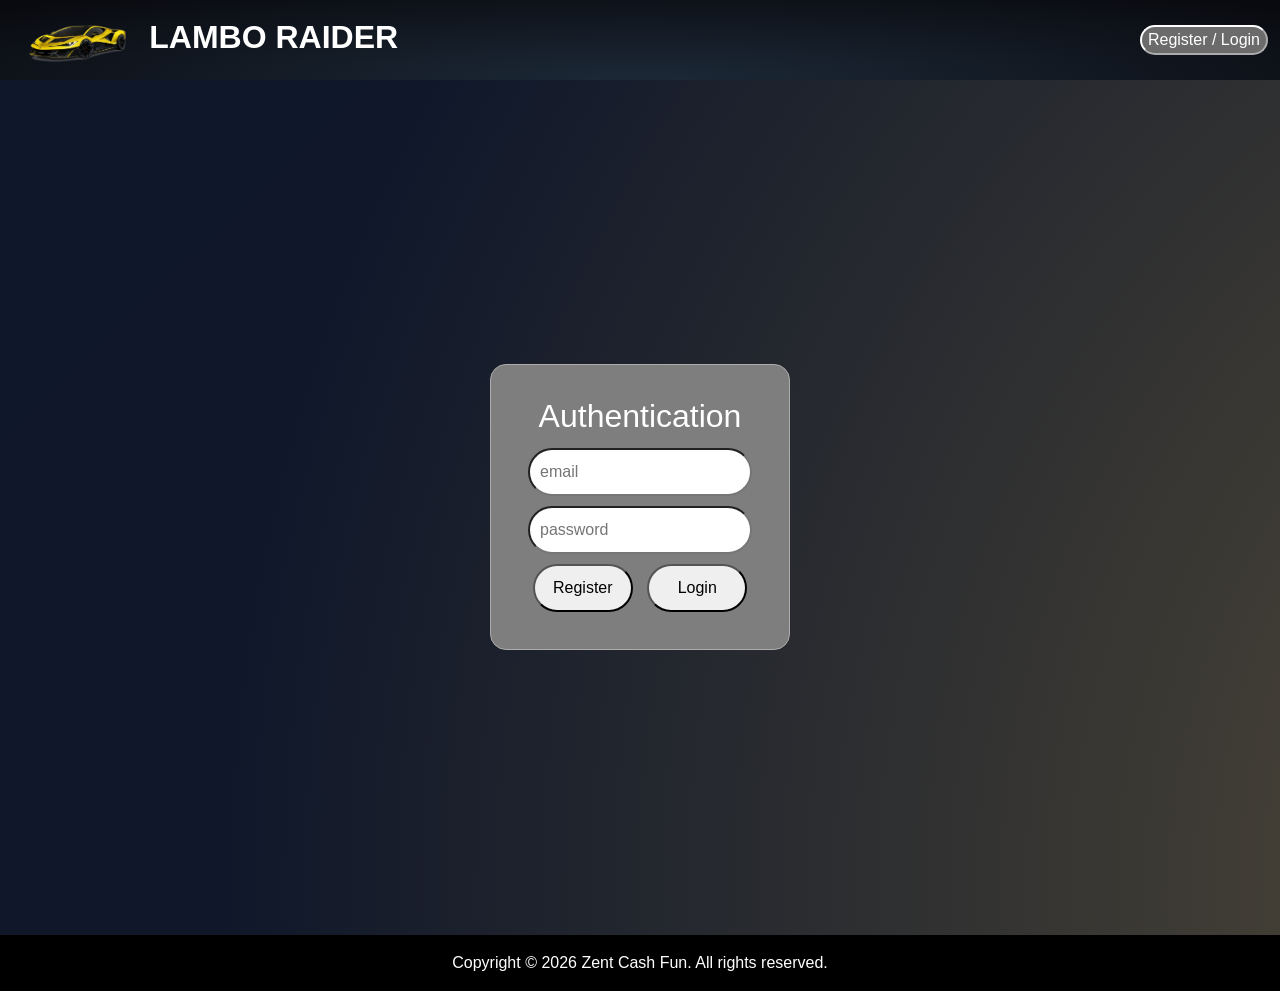
<file: lamboraider/auth.html>
<!DOCTYPE html>
<html lang="es">
<head>
  <meta charset="UTF-8">
  <meta name="viewport" content="width=device-width, initial-scale=1.0"/>
  <title>Lambo Raider | Authentication | Zent Cash Fun</title>
  <link rel="stylesheet" type="text/css" href="assets/vendor/bootstrap/css/bootstrap.min.css">
  <link rel="stylesheet" type="text/css" href="assets/css/lamboraider.css">
  <link rel="shortcut icon" type="image/x-icon" href="favicon.ico">
</head>
<body>
  <nav class="navbar navbar-expand-lg bg-body-tertiary" data-bs-theme="dark">
     <div class="container-fluid">
       <a class="navbar-brand" href="/"><img alt="lambo-logo" loading="lazy" src="assets/img/lambo.png" height="48"> <span class="logo-text">Lambo Raider</span></a>
       <button class="navbar-toggler" type="button" data-bs-toggle="collapse" data-bs-target="#navbarNavDropdown" aria-controls="navbarNavDropdown" aria-expanded="false" aria-label="Toggle navigation">
          <span class="navbar-toggler-icon"></span>
       </button>
       <div class="collapse navbar-collapse" id="navbarNavDropdown">
          <p class="usergetbalance">Balance: <span id="balance">0.00</span></p>
          <button class="register-login-btn" onclick="window.location.href='auth.html'">Register / Login</button>
          <button class="close-session-btn" onclick="closeSession()">Close Session</button>
       </div>
    </div>
  </nav>
  <section class="auth-container">
    <div id="auth">
    	<h2 class="auth-title">Authentication</h2>
        <input id="email" placeholder="email">
        <input id="password" type="password" placeholder="password">
      <div>
        <button class="register-btn" onclick="register()">Register</button>
        <button class="login-btn" onclick="login()">Login</button>
      </div>
  	</div>
  </section>
  <section class="footer">
    <div class="footer-copyright">     
      <p>Copyright &copy; <span id="currentyear">2026</span> Zent Cash Fun. All rights reserved.</p>
    </div>
  </section>
  <script src="assets/vendor/bootstrap/js/bootstrap.bundle.min.js"></script>  
  <script src="assets/js/api.js"></script>
  <script src="assets/js/main.js"></script>  
</body>
</html>
</file>
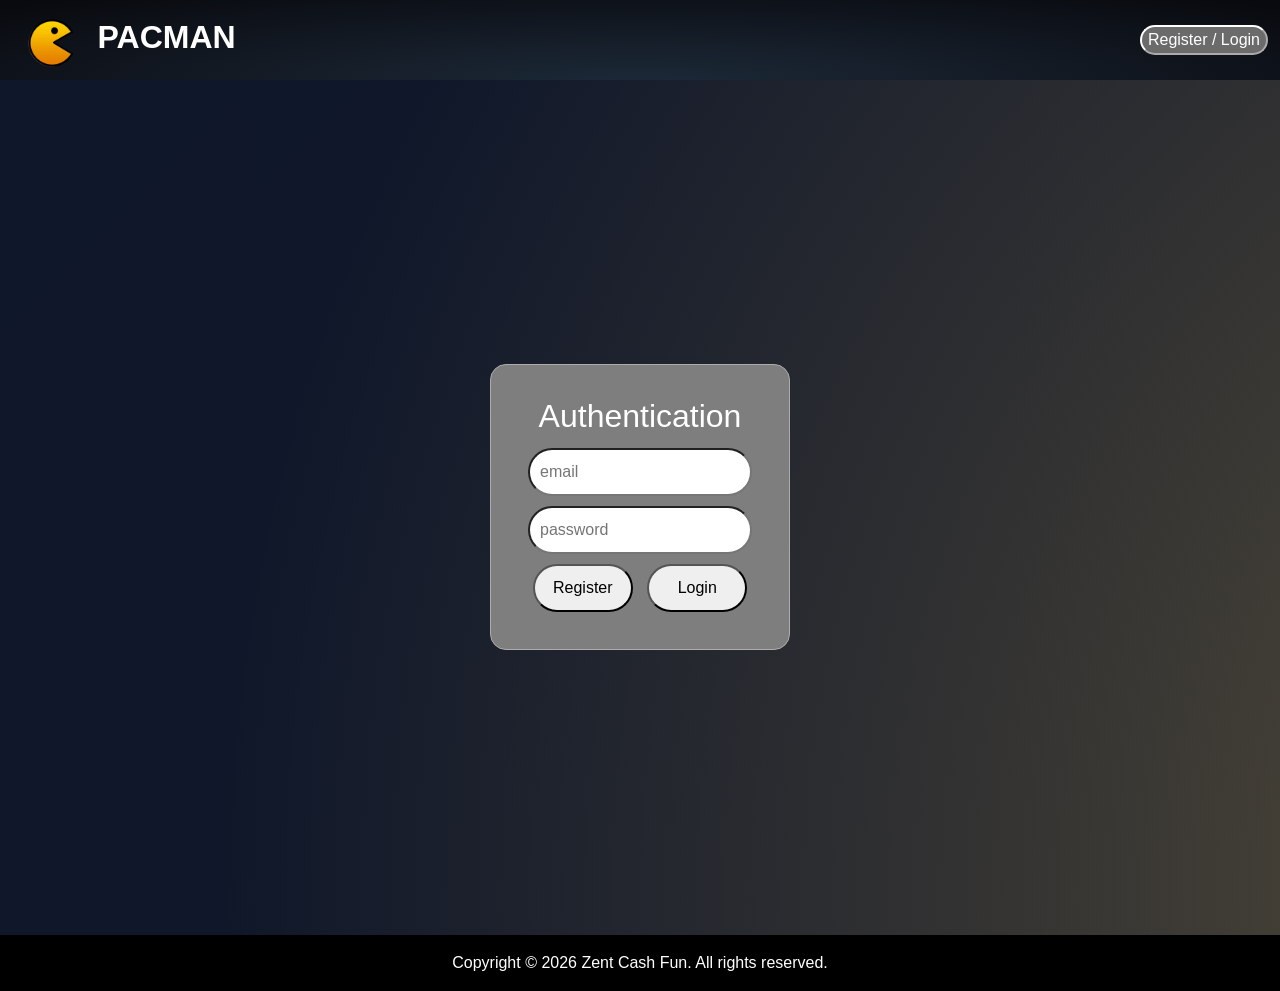
<file: pacman/auth.html>
<!DOCTYPE html>
<html lang="es">
<head>
  <meta charset="UTF-8">
  <meta name="viewport" content="width=device-width, initial-scale=1.0"/>
  <title>Pacman Game | Authentication | Zent Cash Fun</title>
  <link rel="stylesheet" type="text/css" href="assets/vendor/bootstrap/css/bootstrap.min.css">
  <link rel="stylesheet" type="text/css" href="assets/css/pacman.css">
  <link rel="shortcut icon" type="image/x-icon" href="favicon.ico">
</head>
<body>
  <nav class="navbar navbar-expand-lg bg-body-tertiary" data-bs-theme="dark">
     <div class="container-fluid">
       <a class="navbar-brand" href="/"><img alt="pacman-logo" loading="lazy" src="assets/img/pacman.webp" height="48"> <span class="logo-text">Pacman</span></a>
       <button class="navbar-toggler" type="button" data-bs-toggle="collapse" data-bs-target="#navbarNavDropdown" aria-controls="navbarNavDropdown" aria-expanded="false" aria-label="Toggle navigation">
          <span class="navbar-toggler-icon"></span>
       </button>
       <div class="collapse navbar-collapse" id="navbarNavDropdown">
          <p class="usergetbalance">Balance: <span id="balance">0.00</span></p>
          <button class="register-login-btn" onclick="window.location.href='auth.html'">Register / Login</button>
          <button class="close-session-btn" onclick="closeSession()">Close Session</button>
       </div>
    </div>
  </nav>
  <section class="auth-container">
    <div id="auth">
    	<h2 class="auth-title">Authentication</h2>
        <input id="email" placeholder="email">
        <input id="password" type="password" placeholder="password">
      <div>
        <button class="register-btn" onclick="register()">Register</button>
        <button class="login-btn" onclick="login()">Login</button>
      </div>
  	</div>
  </section>
  <section class="footer">
    <div class="footer-copyright">     
      <p>Copyright &copy; <span id="currentyear">2026</span> Zent Cash Fun. All rights reserved.</p>
    </div>
  </section>
  <script src="assets/vendor/bootstrap/js/bootstrap.bundle.min.js"></script>  
  <script src="assets/js/api.js"></script>
  <script src="assets/js/main.js"></script>  
</body>
</html>
</file>
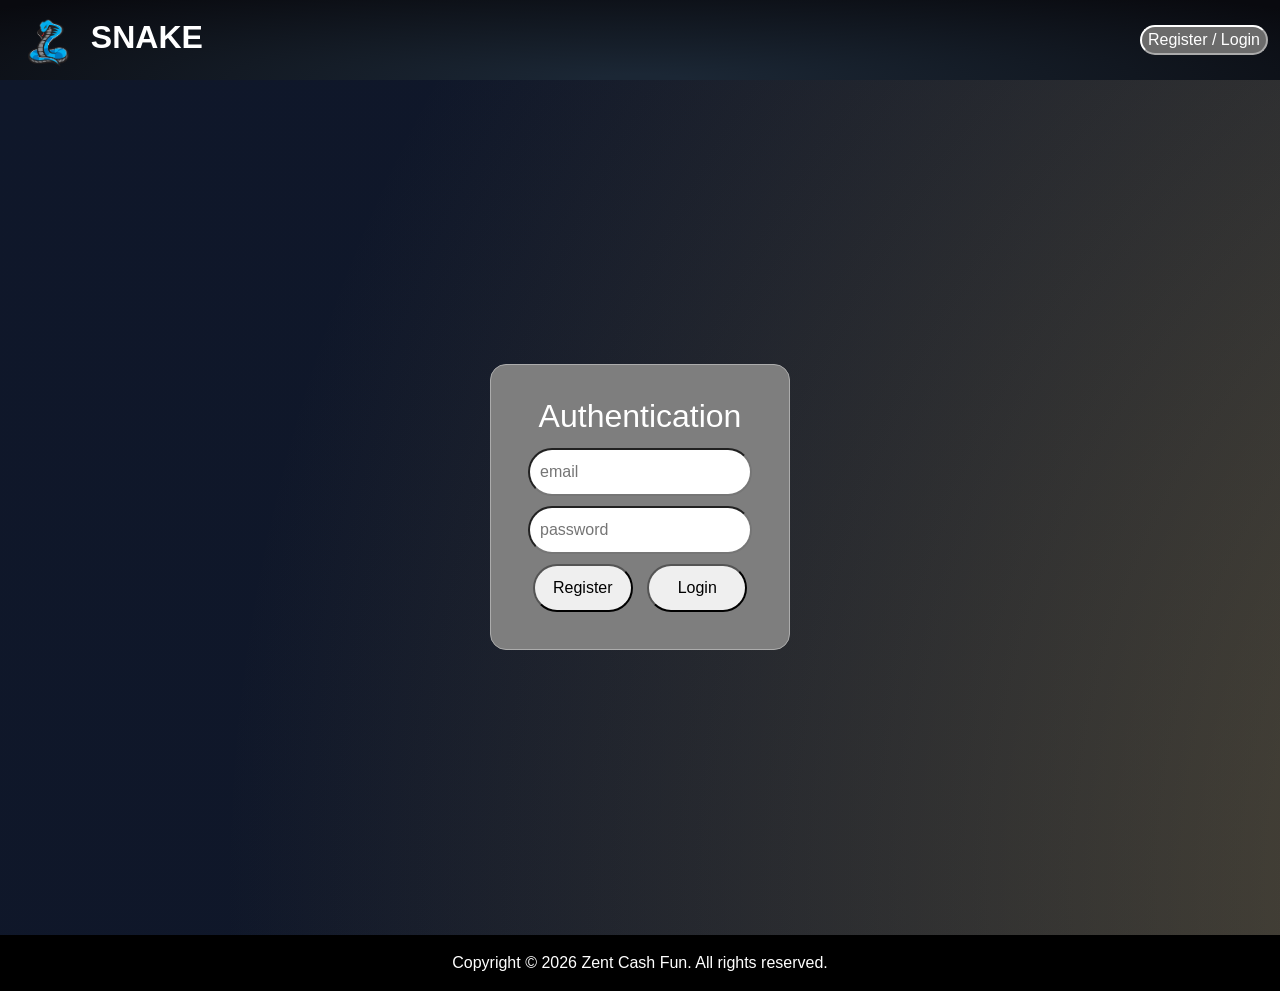
<file: snake/auth.html>
<!DOCTYPE html>
<html lang="es">
<head>
  <meta charset="UTF-8">
  <meta name="viewport" content="width=device-width, initial-scale=1.0"/>
  <title>Snake Game | Authentication | Zent Cash Fun</title>
  <link rel="stylesheet" type="text/css" href="assets/vendor/bootstrap/css/bootstrap.min.css">
  <link rel="stylesheet" type="text/css" href="assets/css/snake.css">
  <link rel="shortcut icon" type="image/x-icon" href="favicon.ico">
</head>
<body>
  <nav class="navbar navbar-expand-lg bg-body-tertiary" data-bs-theme="dark">
     <div class="container-fluid">
       <a class="navbar-brand" href="/"><img alt="snake-logo" loading="lazy" src="assets/img/snake.png" height="48"> <span class="logo-text">Snake</span></a>
       <button class="navbar-toggler" type="button" data-bs-toggle="collapse" data-bs-target="#navbarNavDropdown" aria-controls="navbarNavDropdown" aria-expanded="false" aria-label="Toggle navigation">
          <span class="navbar-toggler-icon"></span>
       </button>
       <div class="collapse navbar-collapse" id="navbarNavDropdown">
          <p class="usergetbalance">Balance: <span id="balance">0.00</span></p>
          <button class="register-login-btn" onclick="window.location.href='auth.html'">Register / Login</button>
          <button class="close-session-btn" onclick="closeSession()">Close Session</button>
       </div>
    </div>
  </nav>
  <section class="auth-container">
    <div id="auth">
    	<h2 class="auth-title">Authentication</h2>
        <input id="email" placeholder="email">
        <input id="password" type="password" placeholder="password">
      <div>
        <button class="register-btn" onclick="register()">Register</button>
        <button class="login-btn" onclick="login()">Login</button>
      </div>
  	</div>
  </section>
  <section class="footer">
    <div class="footer-copyright">     
      <p>Copyright &copy; <span id="currentyear">2026</span> Zent Cash Fun. All rights reserved.</p>
    </div>
  </section>
  <script src="assets/vendor/bootstrap/js/bootstrap.bundle.min.js"></script>  
  <script src="assets/js/api.js"></script>
  <script src="assets/js/main.js"></script>  
</body>
</html>
</file>
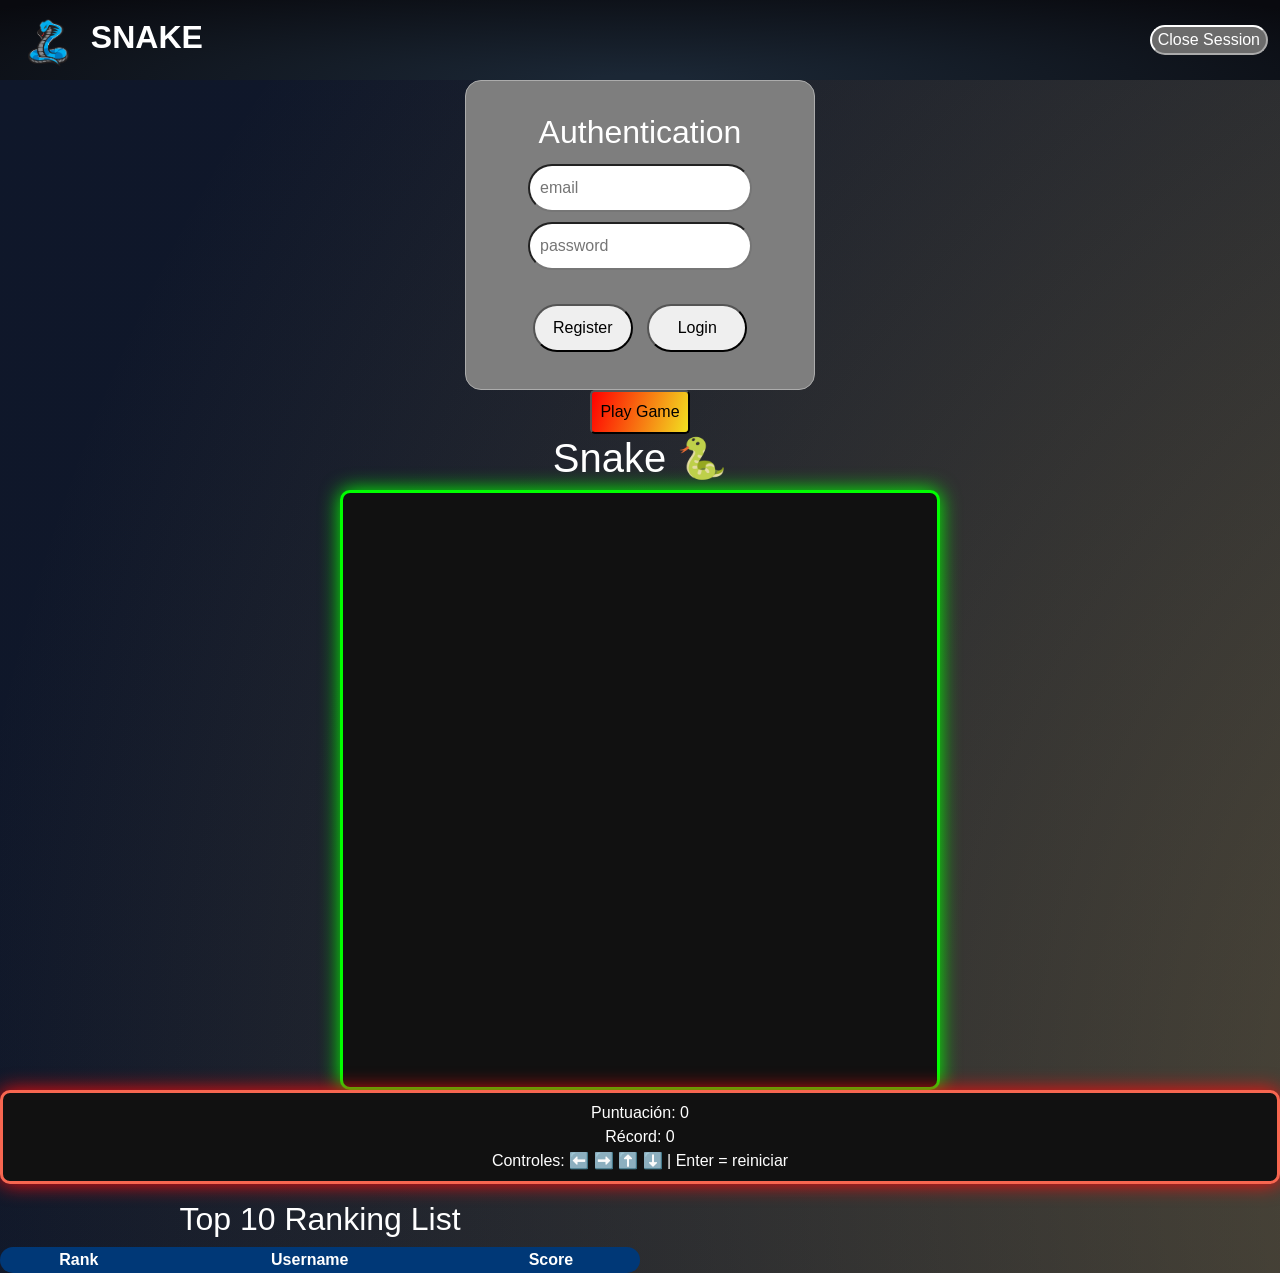
<file: snake/snake.html>
<!DOCTYPE html>
<html lang="es">
<head>
  <meta charset="UTF-8">
  <title>Snake Game | Zent Cash Fun</title>
  <link rel="stylesheet" type="text/css" href="assets/vendor/bootstrap/css/bootstrap.min.css">
  <link rel="stylesheet" type="text/css" href="assets/css/snake.css">
  <link rel="shortcut icon" type="image/x-icon" href="favicon.ico">
</head>
<body>
  <nav class="navbar navbar-expand-lg bg-body-tertiary" data-bs-theme="dark">
     <div class="container-fluid">
       <a class="navbar-brand" href="/"><img alt="snake-logo" loading="lazy" src="assets/img/snake.png" height="48"> <span class="logo-text">Snake</span></a>
       <button class="close-session-btn" onclick="closeSession()">Close Session</button>
    </div>
  </nav>

      <div id="auth">
          <h2 class="auth-title">Authentication</h2>
          <input id="email" placeholder="email">
          <input id="password" type="password" placeholder="password">
      <br>
      <div>
          <button class="register-btn" onclick="register()">Register</button>
          <button class="login-btn" onclick="login()">Login</button>
      </div>
  </div>
<button class="play" onclick="play()">Play Game</button>
  <h1>Snake 🐍</h1>
  <canvas id="game" width="600" height="600"></canvas>
  <div class="hud">
    <p>Puntuación: <span id="score">0</span></p>
    <p>Récord: <span id="highscore">0</span></p>
    <p>Controles: ⬅️ ➡️ ⬆️ ⬇️ | Enter = reiniciar</p>
  </div>
<div class="col-12 col-sm-12 col-md-12 col-lg-6">
  <div class="content-container-right">
    <div class="toplist">
        <h2 class="toplist-title">Top 10 Ranking List</h2>
          <div class="ranking-container">
            <table>
              <thead>
                <tr>
                  <th>Rank</th>
                  <th>Username</th>
                  <th>Score</th>
                </tr>
              </thead>
              <tbody id="ranking-body">                            
              </tbody>
            </table>
          </div>
    </div>
  </div>
  </div>
  <script src="assets/js/api.js"></script>
  <script src="assets/js/main.js"></script>
  <script src="assets/js/snake.js"></script>

</body>
</html>
</file>
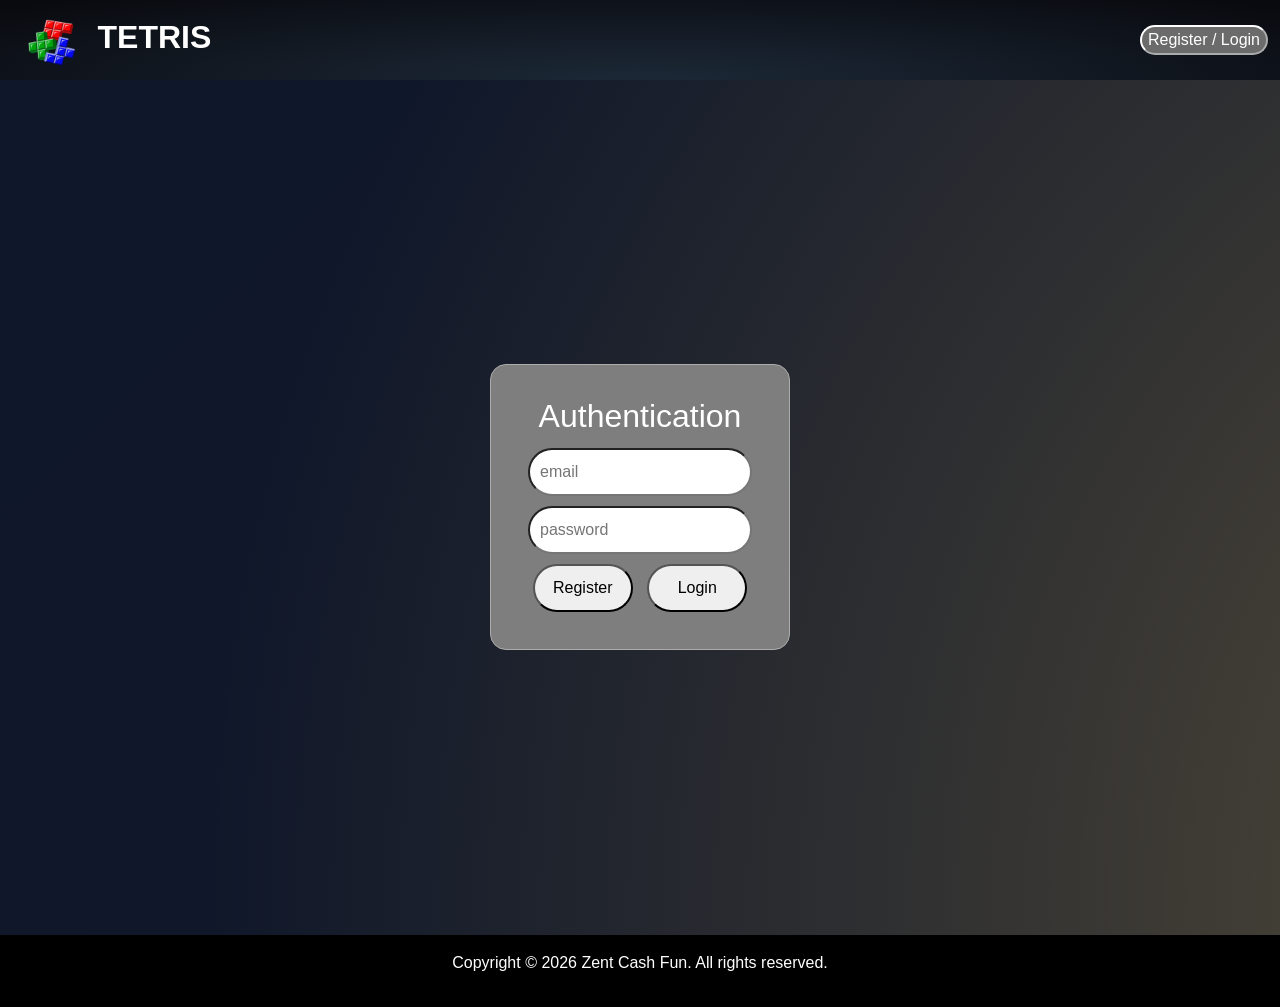
<file: tetris/auth.html>
<!DOCTYPE html>
<html lang="es">
<head>
  <meta charset="UTF-8">
  <meta name="viewport" content="width=device-width, initial-scale=1.0"/>
  <title>Tetris | Authentication | Zent Cash Fun</title>
  <link rel="stylesheet" type="text/css" href="assets/vendor/bootstrap/css/bootstrap.min.css">
  <link rel="stylesheet" type="text/css" href="assets/css/tetris.css">
  <link rel="shortcut icon" type="image/x-icon" href="favicon.ico">
</head>
<body>
  <nav class="navbar navbar-expand-lg bg-body-tertiary" data-bs-theme="dark">
     <div class="container-fluid">
       <a class="navbar-brand" href="/"><img alt="tetris-logo" loading="lazy" src="assets/img/tetris.webp" height="48"> <span class="logo-text">Tetris</span></a>
       <button class="navbar-toggler" type="button" data-bs-toggle="collapse" data-bs-target="#navbarNavDropdown" aria-controls="navbarNavDropdown" aria-expanded="false" aria-label="Toggle navigation">
          <span class="navbar-toggler-icon"></span>
       </button>
       <div class="collapse navbar-collapse" id="navbarNavDropdown">
          <p class="usergetbalance">Balance: <span id="balance">0.00</span></p>
          <button class="register-login-btn" onclick="window.location.href='auth.html'">Register / Login</button>
          <button class="close-session-btn" onclick="closeSession()">Close Session</button>
       </div>
    </div>
  </nav>
  <section class="auth-container">
    <div id="auth">
    	<h2 class="auth-title">Authentication</h2>
        <input id="email" placeholder="email">
        <input id="password" type="password" placeholder="password">
      <div>
        <button class="register-btn" onclick="register()">Register</button>
        <button class="login-btn" onclick="login()">Login</button>
      </div>
  	</div>
  </section>
  <section class="footer">
    <div class="footer-copyright">     
      <p>Copyright &copy; <span id="currentyear">2026</span> Zent Cash Fun. All rights reserved.</p>
    </div>
  </section>
  <script src="assets/vendor/bootstrap/js/bootstrap.bundle.min.js"></script>  
  <script src="assets/js/api.js"></script>
  <script src="assets/js/main.js"></script>  
</body>
</html>
</file>
<file: assets/css/main.css>
/* Navigation Styles */
.bg-body-tertiary {
    background: radial-gradient(ellipse at bottom, #1b2735 5%, #090a0f 95%);
}
.navbar-brand{
    display: inline-flex;
    align-items: center;
}

.navbar-nav {
    margin: auto;
}

.logo-text {
    font-size: x-large;
    font-weight: bold;
    margin-left: 1rem;
    text-transform: uppercase;
}
.nav-item {
    color: rgb(197, 197, 197);
    font-size: 1.25rem;
    font-weight: bolder;
    text-decoration: none;
    padding: 0.5rem;
    margin-right: 1rem;
    margin-left: 1rem;
    border-radius: 5px;
}
.nav-item:hover {
    color: rgb(255, 255, 255);
    cursor: pointer;
    background: #1e2b3f;
}
.navbar-collapse {
    justify-content: flex-end;
}
.usergetbalance {
    font-size: 1rem;
    font-weight: bolder;
    margin-right: 1.5rem;
    margin-top: 0;
    margin-bottom: 0;
    color: #FFFFFF;
}
.register-login-btn{
    border-radius: 1rem;
}
.close-session-btn{
    border-radius: 1rem;
}
/* Navigation Styles */

/* Authentication Styles */
.auth-container {
    display: flex;
    height: 95vh;
    background: radial-gradient(ellipse at bottom, #464434 30%, #7f7f7f 95%);
}
#auth {
    display: flex;
    flex-direction: column;
    flex-wrap: wrap;
    margin: auto;
    align-items: center;
    background: #7e7e7e;
    min-width: 300px;
    max-width: 350px;
    border-radius: 1rem;
    border: 1px solid rgb(172, 172, 172);
    padding-bottom: 2rem;
}
.auth-title  {
    padding-top: 2rem;
    color: #FFFFFF;
}
#auth input {
    padding: 10px;
    margin: 5px;
    min-width: 200px;
    border-radius: 3rem;
}
#auth button {
    padding: 10px;
    margin: 5px;
    min-width: 100px;
    border-radius: 3rem;
}
#auth button:hover {
    background: #d7ffaa;
}
/* Authentication Styles */

/* Main Content Styles */
.main-content {
    background: radial-gradient(ellipse at bottom, #1b2735 5%, #090a0f 95%);
    color: #FFFFFF;
    padding: 4rem 0;
    height: 20vh;
    display: flex;
    align-items: center;
}
/* Main Content Styles */

/* Game Section Styles */
.games-content {
    background: #7f7f7f;
    padding: 2rem;
}

.game-card { 
    background: #1b2735;
    color: rgb(255, 255, 255);
    border: 1px solid #212537;
    box-shadow: 0 0 20px rgb(0, 0, 0);
    border-radius: 0.5rem;
    margin-bottom: 2rem;
    overflow: hidden;
    min-height: stretch;
}
.game-card img {
    width: 100%;
}
.game-title {
    font-size: 2rem;
    font-weight: bold;
    padding: 1rem;
}
.game-description {
    padding: 0 1rem 1rem 1rem;
}
.game-button-container {
    display: flex;
    justify-content: space-between;
    align-items: center;
    padding: 0 2rem 2rem 2rem;
}
.game-cost {
    background: rgb(255, 0, 72);
    clip-path: polygon(50% 0%, 60% 25%, 85% 15%, 75% 40%, 100% 50%, 75% 60%, 85% 85%, 60% 75%, 50% 100%, 40% 75%, 15% 85%, 25% 60%, 0% 50%, 25% 40%, 15% 15%, 40% 25%);
    padding: 2rem;
    display: flex;
    flex-direction: column;
    align-items: center;
    height: 8rem;
    width: 8rem;
    font-size: 1rem;
    justify-content: center;
    font-style: oblique;
    font-weight: bold;
    animation: pulsePrice 2s infinite;
}
.play-button {
    background: #45507e;
    color: #FFFFFF;
    border: none;
    padding: 0.5rem 1rem;
    font-size: 1.3rem;
    font-weight: bold;
    border-radius: 0.25rem;
    text-decoration: none;
    cursor: pointer;
    animation: pulse 2s infinite;
}
.play-button:hover {
    background: #5a67d8;
}
/* Game Section Styles */

/* Footer Styles */
.footer {
    background: black;
    color: #FFFFFF;
    position: relative;
    overflow: hidden;
    z-index: 5;
    padding-left: 2rem;
    padding-right: 2rem;
    padding-top: 1rem;
}
.footer-copyright {
    text-align: center !important;
}
/* Footer Styles */

/* Dashboard Styles */
.dashboard-menssage-content {
    background: radial-gradient(ellipse at bottom, #1b2735 5%, #090a0f 95%);
    color: #FFFFFF;
    padding: 4rem 0;
    min-height: 100vh;
    margin: auto;
    display: flex;
    flex-direction: column;
    align-items: center;
    justify-content: center;
}
.message-content-logged {
    display: flex;
    flex-direction: column;
    flex-wrap: nowrap;
    padding-left: 2rem;
    padding-right: 2rem;
    padding-top: 2rem;
    padding-bottom: 2rem;
    align-items: center;
    background: #25334c;
    border-radius: 1rem;
    border: 1px solid rgb(139 139 139);
    box-shadow: 0 0 20px rgb(197 197 197);
    margin-top: 2rem;
    margin-bottom: 2rem;
    width: fit-content;
    margin: auto;
} 
.dashboard-content {
    background: radial-gradient(ellipse at bottom, #1b2735 5%, #090a0f 95%);
    color: #FFFFFF;
    padding: 4rem 0;
    min-height: 80vh;
}
.deposit {
    display: flex;
    flex-direction: column;
    flex-wrap: nowrap;
    padding-left: 2rem;
    padding-right: 2rem;
    padding-top: 2rem;
    padding-bottom: 2rem;
    align-items: center;
    background: #25334c;
    border-radius: 1rem;
    border: 1px solid rgb(139 139 139);
    box-shadow: 0 0 20px rgb(197 197 197);
    margin-top: 2rem;
    margin-bottom: 2rem;
    width: fit-content;
}    
.deposit p {
    background: #303a46;
    padding: 1rem;
    border-radius: 1rem;
    word-break: break-all;
    font-size: 0.9rem;
}
.userbalance {
    display: flex;
    flex-direction: column;
    flex-wrap: nowrap;
    padding-left: 2rem;
    padding-right: 2rem;
    padding-top: 2rem;
    padding-bottom: 2rem;
    align-items: center;
    background: #25334c;
    border-radius: 1rem;
    border: 1px solid rgb(139 139 139);
    box-shadow: 0 0 20px rgb(197 197 197);
    margin-top: 2rem;
    margin-bottom: 2rem;
    width: fit-content;
}
#getbalance {
    background: #3f6c56;
    padding: 1rem;
    border-radius: 1rem;
    word-break: break-all;
    font-size: 1.25rem;
    font-weight: bold;
}
.changeusername {
    display: flex;
    flex-direction: column;
    flex-wrap: nowrap;
    padding-left: 2rem;
    padding-right: 2rem;
    padding-top: 2rem;
    padding-bottom: 2rem;
    align-items: center;
    background: #25334c;
    border-radius: 1rem;
    border: 1px solid rgb(139 139 139);
    box-shadow: 0 0 20px rgb(197 197 197);
    margin-top: 2rem;
    margin-bottom: 2rem;
    width: fit-content;
}
.changeusername button {
    padding: 10px;
    margin: 5px;
    min-width: 100px;
    border-radius: 3rem;
}
.changeusername button:hover {
    background: #f7c64a;
}
.changeusername input {
    padding: 10px;
    margin: 5px;
    min-width: 200px;
    border-radius: 3rem;
} 
.changeemail {
    display: flex;
    flex-direction: column;
    flex-wrap: nowrap;
    padding-left: 2rem;
    padding-right: 2rem;
    padding-top: 2rem;
    padding-bottom: 2rem;
    align-items: center;
    background: #25334c;
    border-radius: 1rem;
    border: 1px solid rgb(139 139 139);
    box-shadow: 0 0 20px rgb(197 197 197);
    margin-top: 2rem;
    margin-bottom: 2rem;
    width: fit-content;
}
.changeemail button {
    padding: 10px;
    margin: 5px;
    min-width: 100px;
    border-radius: 3rem;
}
.changeemail button:hover {
    background: #f7c64a;
}
.changeemail input {
    padding: 10px;
    margin: 5px;
    min-width: 200px;
    border-radius: 3rem;
}
.lastedgamesessions{
  text-align: center;
}
.lastedgamesessions-container table {
  min-width: 100%;
  border-radius: 1rem;
  overflow: hidden;
  text-align: center;
}
.lastedgamesessions-container table thead {
  background: #1d3b00;
}
.lastedgamesessions-container table tbody {
  background: #5ca75a;
}
.lastedgamesessions-container table tbody tr{
  border: 1px solid #000000;
}
.lastedgamesessions-container table tbody tr:nth-child(2n+2){
  background: #87ce4d;
} 
/* Dashboard Styles */

/* Terms of Service Content Styles */
.terms-of-service {
    background: radial-gradient(ellipse at bottom, #1b2735 5%, #090a0f 95%);
    color: #FFFFFF;
    padding: 4rem 0;
    display: flex;
    align-items: center;
}
/* Terms of Service Content Styles */

/* Responsive Styles */
@media (max-width: 768px) {
.games-content{
    padding-left: 0.4rem;
    padding-right: 0.4rem;
}
}

/* Animations */
@keyframes pulse {
    0% {
        transform: scale(1);
        box-shadow: 0 0 0 rgba(255, 255, 255, 0.7);
    }
    50% {
        transform: scale(1.05);
        box-shadow: 0 0 20px rgba(255, 255, 255, 0.7);
    }
    100% {
        transform: scale(1);
        box-shadow: 0 0 0 rgba(255, 255, 255, 0.7);
    }
}

@keyframes pulsePrice {
    0% {
        transform: scale(1);
        box-shadow: inset 17px -20px 100px 20px rgba(245, 193, 60, 0.7);
    }
    50% {
        transform: scale(0.95);
        box-shadow: inset 17px -20px 100px 20px rgb(249 255 0);
    }

    75% {
        transform: scale(0.9);
        box-shadow: inset 17px -20px 100px 20px rgb(0 0 0);
    }
}
</file>
<file: lamboraider/assets/css/lamboraider.css>
/* Basic Styles */  
body{
  background: radial-gradient(circle at 50% 30%, rgba(214, 177, 90, 0.4), transparent 60%), linear-gradient(135deg, #0F172A, #111827);
  color:white;
  font-family:Arial;
  text-align:center;
  -webkit-user-select: none; 
  -moz-user-select: none;   
  -ms-user-select: none;     
  user-select: none;
  background-size: 300% 300%;
  animation: gradientMove 60s ease infinite;
}
/* Basic Styles */

/* Navigation Styles */
.bg-body-tertiary {
    background: radial-gradient(ellipse at bottom, #1b2735 5%, #090a0f 95%);
}
.navbar-brand{
   margin-left: 1rem;
}
.logo-text {
    font-size: xx-large;
    font-weight: bold;
    margin-left: 1rem;
    text-transform: uppercase;
}
.nav-item {
    font-size: 1.25rem;
    font-weight: bolder;
    padding-left: 1.3rem;
    padding-right: 1.3rem;
}
.navbar-collapse {
    justify-content: flex-end;
}
.usergetbalance {
    font-size: 1rem;
    font-weight: bolder;
    margin-right: 1.5rem;
    margin-top: 0;
    margin-bottom: 0;
}
.register-login-btn{
    border-radius: 1rem;
}
.close-session-btn{
    border-radius: 1rem;
}
/* Navigation Styles */

/* Deposit Styles */
.deposit {
    display: flex;
    flex-direction: column;
    flex-wrap: nowrap;
    padding-left: 2rem;
    padding-right: 2rem;
    padding-top: 2rem;
    padding-bottom: 2rem;
    align-items: center;
    background: #2a2a2a;
    border-radius: 1rem;
    border: 1px solid rgb(33, 33, 33);
    box-shadow: 0 0 20px rgb(255, 200, 18);
    margin-bottom: 2rem;
}    
.deposit p {
    background: #303a46;
    padding: 1rem;
    border-radius: 1rem;
    word-break: break-all;
    font-size: 0.9rem;
}
/* Deposit Styles */

/* Game Styles */
canvas {
  background: #111;
  border: 3px solid #0f0;
  box-shadow: 0 0 20px #0f0;
  border-radius: 10px;
}
#game {
  width: 100%;
  height: fit-content;
  max-width: 600px;
  aspect-ratio: 2 / 1;
  display: block;
  margin: 0 auto;
}
.container-games{
    margin-top: 5rem;
    margin-bottom: 5rem;
    margin-left: 5rem;
    margin-right: 5rem;
}
.games-container{
    display: flex;
    justify-content: center;
    margin-bottom: 5rem;
}
.hud-container{
    display: flex;
    flex-direction: column;
    padding-left: 3rem;
}
.hud {
  background: #111;
  border: 3px solid rgb(247, 102, 80);
  box-shadow: 0 0 20px rgb(255, 11, 11);
  border-radius: 10px;
  max-height: min-content;
  padding: 0.5rem;
  margin-bottom: 1rem;
}
.hud p {
  padding: 0rem;
  margin: 0rem;
}
.hud h3 {
  font-style: oblique;
}
.play{
    background: linear-gradient(107deg, #ff0000, #f1e121, #d59123, #ff2300);
    background-size: 300% 300%;
    padding: 0.5em 0.5em 0.5em 0.5em;
    border-radius: 5px;
    animation: gradient 2s linear infinite;
}
/* Game Styles */

/* Ranking Styles */
.ranking-container table {
  min-width: 100%;
  border-radius: 1rem;
  overflow: hidden;
}
.ranking-container table thead {
  background: #003877;
}
.ranking-container table tbody {
  background: #61abff;
}
.ranking-container table tbody tr{
  border: 1px solid #000000;
}
.ranking-container table tbody tr:nth-child(2n+2){
  background: #2e63a0;
}
/* Ranking Styles */

/* Authentication Styles */
.auth-container {
    display: flex;
    height: 95vh;
}
#auth {
    display: flex;
    flex-direction: column;
    flex-wrap: wrap;
    margin: auto;
    align-items: center;
    background: #7e7e7e;
    min-width: 300px;
    max-width: 350px;
    border-radius: 1rem;
    border: 1px solid rgb(172, 172, 172);
    padding-bottom: 2rem;
}
.auth-title  {
    padding-top: 2rem;
}
#auth input {
    padding: 10px;
    margin: 5px;
    min-width: 200px;
    border-radius: 3rem;
}
#auth button {
    padding: 10px;
    margin: 5px;
    min-width: 100px;
    border-radius: 3rem;
}
#auth button:hover {
    background: #d7ffaa;
}
/* Authentication Styles */

/* Footer Styles */
.footer {
    background: black;
    color: #FFFFFF;
    position: relative;
    overflow: hidden;
    z-index: 5;
    padding-left: 2rem;
    padding-right: 2rem;
    padding-top: 1rem;
}
.footer-copyright {
    text-align: center !important;
}
/* Footer Styles */

/* Responsive Styles */
@media (max-width: 768px) {
    .container-games {
        margin-top: 3rem;
        margin-bottom: 5rem;
        margin-left: 1.5rem;
        margin-right: 1.5rem;
    }

    .games-container {
        display: flex;
        justify-content: center;
        margin-bottom: 5rem;
        flex-direction: column;
        align-items: center;
    }
    .hud-container {
        display: flex;
        flex-direction: row;
        margin-top: 2rem;
        padding: 0;
    }
    .hud {
        background: #111;
        border: 3px solid rgb(247, 102, 80);
        box-shadow: 0 0 20px rgb(255, 11, 11);
        border-radius: 10px;
        max-height: min-content;
        height: min-content;
        padding: 0.5rem;
        margin: 1rem;
    }
    .play{
        background: linear-gradient(107deg, #ff0000, #f1e121, #d59123, #ff2300);
        background-size: 300% 300%;
        padding: 0.3em 0.3em 0.3em 0.3em;
        border-radius: 5px;
        animation: gradient 2s linear infinite;
        font-size: 0.8rem;
    }
}

/* Animations */
@keyframes gradient {
    0% {
        background-position: 100% 25%;
        transform: rotate(1deg) scale(1.05);
    }

    25% {
        background-position: 25% 50%;
        transform: rotate(0deg) scale(1.10);
    }

    50% {
        background-position: 50% 75%;
        transform: rotate(-1deg) scale(1.15);
    }

    75% {
        background-position: 75% 100%;
        transform: rotate(0deg) scale(1.20);
    }

    100% {
        background-position: 100% 75%;
        transform: rotate(1deg) scale(1.25);

    }
}

@keyframes gradientMove {
  0% { background-position: 0% 50%; }
  50% { background-position: 100% 50%; }
  100% { background-position: 0% 50%; }
}
/* Animations */
</file>
<file: snake/assets/css/snake.css>
/* Basic Styles */  
body{
  background: radial-gradient(circle at 50% 30%, rgba(214, 177, 90, 0.4), transparent 60%), linear-gradient(135deg, #0F172A, #111827);
  color:white;
  font-family:Arial;
  text-align:center;
  -webkit-user-select: none; 
  -moz-user-select: none;   
  -ms-user-select: none;     
  user-select: none;
  background-size: 300% 300%;
  animation: gradientMove 60s ease infinite;
}
/* Basic Styles */

/* Navigation Styles */
.bg-body-tertiary {
    background: radial-gradient(ellipse at bottom, #1b2735 5%, #090a0f 95%);
}
.navbar-brand{
   margin-left: 1rem;
}
.logo-text {
    font-size: xx-large;
    font-weight: bold;
    margin-left: 1rem;
    text-transform: uppercase;
}
.nav-item {
    font-size: 1.25rem;
    font-weight: bolder;
    padding-left: 1.3rem;
    padding-right: 1.3rem;
}
.navbar-collapse {
    justify-content: flex-end;
}
.usergetbalance {
    font-size: 1rem;
    font-weight: bolder;
    margin-right: 1.5rem;
    margin-top: 0;
    margin-bottom: 0;
}
.register-login-btn{
    border-radius: 1rem;
}
.close-session-btn{
    border-radius: 1rem;
}
/* Navigation Styles */

/* Deposit Styles */
.deposit {
    display: flex;
    flex-direction: column;
    flex-wrap: nowrap;
    padding-left: 2rem;
    padding-right: 2rem;
    padding-top: 2rem;
    padding-bottom: 2rem;
    align-items: center;
    background: #2a2a2a;
    border-radius: 1rem;
    border: 1px solid rgb(33, 33, 33);
    box-shadow: 0 0 20px rgb(255, 200, 18);
    margin-bottom: 2rem;
}    
.deposit p {
    background: #303a46;
    padding: 1rem;
    border-radius: 1rem;
    word-break: break-all;
    font-size: 0.9rem;
}
/* Deposit Styles */

/* Game Styles */
canvas {
  background: #111;
  border: 3px solid #0f0;
  box-shadow: 0 0 20px #0f0;
  border-radius: 10px;
}
#game {
  width: 100%;
  height: fit-content;
  max-width: 600px;
  aspect-ratio: 1 / 1;
  display: block;
  margin: 0 auto;
}
.container-games{
    margin-top: 5rem;
    margin-bottom: 5rem;
    margin-left: 5rem;
    margin-right: 5rem;
}
.games-container{
    display: flex;
    justify-content: center;
    margin-bottom: 5rem;
}
.hud-container{
    display: flex;
    flex-direction: column;
    padding-left: 3rem;
}
.hud {
  background: #111;
  border: 3px solid rgb(247, 102, 80);
  box-shadow: 0 0 20px rgb(255, 11, 11);
  border-radius: 10px;
  max-height: min-content;
  padding: 0.5rem;
  margin-bottom: 1rem;
}
.hud p {
  padding: 0rem;
  margin: 0rem;
}
.hud h3 {
  font-style: oblique;
}
.play{
    background: linear-gradient(107deg, #ff0000, #f1e121, #d59123, #ff2300);
    background-size: 300% 300%;
    padding: 0.5em 0.5em 0.5em 0.5em;
    border-radius: 5px;
    animation: gradient 2s linear infinite;
}
/* Game Styles */

/* Ranking Styles */
.ranking-container table {
  min-width: 100%;
  border-radius: 1rem;
  overflow: hidden;
}
.ranking-container table thead {
  background: #003877;
}
.ranking-container table tbody {
  background: #61abff;
}
.ranking-container table tbody tr{
  border: 1px solid #000000;
}
.ranking-container table tbody tr:nth-child(2n+2){
  background: #2e63a0;
}
/* Ranking Styles */

/* Authentication Styles */
.auth-container {
    display: flex;
    height: 95vh;
}
#auth {
    display: flex;
    flex-direction: column;
    flex-wrap: wrap;
    margin: auto;
    align-items: center;
    background: #7e7e7e;
    min-width: 300px;
    max-width: 350px;
    border-radius: 1rem;
    border: 1px solid rgb(172, 172, 172);
    padding-bottom: 2rem;
}
.auth-title  {
    padding-top: 2rem;
}
#auth input {
    padding: 10px;
    margin: 5px;
    min-width: 200px;
    border-radius: 3rem;
}
#auth button {
    padding: 10px;
    margin: 5px;
    min-width: 100px;
    border-radius: 3rem;
}
#auth button:hover {
    background: #d7ffaa;
}
/* Authentication Styles */

/* Footer Styles */
.footer {
    background: black;
    color: #FFFFFF;
    position: relative;
    overflow: hidden;
    z-index: 5;
    padding-left: 2rem;
    padding-right: 2rem;
    padding-top: 1rem;
}
.footer-copyright {
    text-align: center !important;
}
/* Footer Styles */

/* Responsive Styles */
@media (max-width: 768px) {
    .container-games {
        margin-top: 3rem;
        margin-bottom: 5rem;
        margin-left: 1.5rem;
        margin-right: 1.5rem;
    }

    .games-container {
        display: flex;
        justify-content: center;
        margin-bottom: 5rem;
        flex-direction: column;
        align-items: center;
    }
    .hud-container {
        display: flex;
        flex-direction: row;
        margin-top: 2rem;
        padding: 0;
    }
    .hud {
        background: #111;
        border: 3px solid rgb(247, 102, 80);
        box-shadow: 0 0 20px rgb(255, 11, 11);
        border-radius: 10px;
        max-height: min-content;
        height: min-content;
        padding: 0.5rem;
        margin: 1rem;
    }
    .play{
        background: linear-gradient(107deg, #ff0000, #f1e121, #d59123, #ff2300);
        background-size: 300% 300%;
        padding: 0.3em 0.3em 0.3em 0.3em;
        border-radius: 5px;
        animation: gradient 2s linear infinite;
        font-size: 0.8rem;
    }
}

/* Animations */
@keyframes gradient {
    0% {
        background-position: 100% 25%;
        transform: rotate(1deg) scale(1.05);
    }

    25% {
        background-position: 25% 50%;
        transform: rotate(0deg) scale(1.10);
    }

    50% {
        background-position: 50% 75%;
        transform: rotate(-1deg) scale(1.15);
    }

    75% {
        background-position: 75% 100%;
        transform: rotate(0deg) scale(1.20);
    }

    100% {
        background-position: 100% 75%;
        transform: rotate(1deg) scale(1.25);

    }
}

@keyframes gradientMove {
  0% { background-position: 0% 50%; }
  50% { background-position: 100% 50%; }
  100% { background-position: 0% 50%; }
}
/* Animations */
</file>
<file: tetris/assets/css/tetris.css>
/* Basic Styles */  
body{
  background: radial-gradient(circle at 50% 30%, rgba(214, 177, 90, 0.4), transparent 60%), linear-gradient(135deg, #0F172A, #111827);
  color:white;
  font-family:Arial;
  text-align:center;
  -webkit-user-select: none; 
  -moz-user-select: none;   
  -ms-user-select: none;     
  user-select: none;
  background-size: 300% 300%;
  animation: gradientMove 60s ease infinite;
}
/* Basic Styles */

/* Navigation Styles */
.bg-body-tertiary {
    background: radial-gradient(ellipse at bottom, #1b2735 5%, #090a0f 95%);
}
.navbar-brand{
   margin-left: 1rem;
}
.logo-text {
    font-size: xx-large;
    font-weight: bold;
    margin-left: 1rem;
    text-transform: uppercase;
}
.nav-item {
    font-size: 1.25rem;
    font-weight: bolder;
    padding-left: 1.3rem;
    padding-right: 1.3rem;
}
.navbar-collapse {
    justify-content: flex-end;
}
.usergetbalance {
    font-size: 1rem;
    font-weight: bolder;
    margin-right: 1.5rem;
    margin-top: 0;
    margin-bottom: 0;
}
.register-login-btn{
    border-radius: 1rem;
}
.close-session-btn{
    border-radius: 1rem;
}
/* Navigation Styles */

/* Deposit Styles */
.deposit {
    display: flex;
    flex-direction: column;
    flex-wrap: nowrap;
    padding: 2rem;
    align-items: center;
    background: #2a2a2a;
    border-radius: 1rem;
    border: 1px solid rgb(33, 33, 33);
    box-shadow: 0 0 20px rgb(255, 200, 18);
    margin-bottom: 2rem;
}    
.deposit p {
    background: #303a46;
    padding: 1rem;
    border-radius: 1rem;
    word-break: break-all;
    font-size: 0.9rem;
    width: 100%;
}
/* Deposit Styles */

/* Game Styles */
canvas {
  background: #111;
  border: 3px solid #0f0;
  box-shadow: 0 0 20px #0f0;
  border-radius: 10px;
  display: block;
  /* Tamaño controlado exclusivamente por JS */
}
.container-games{
    margin: 5rem;
}
.games-container{
    display: flex;
    justify-content: center;
    align-items: flex-start;
    margin-bottom: 5rem;
}
#panel {
    display: flex;
    flex-direction: column;
    align-items: center;
    padding: 0 1rem;
    font-size: 0.85rem;
}
#panel p {
    margin: 0.2rem 0;
}
.hud-container{
    display: flex;
    flex-direction: column;
    padding-left: 1.5rem;
}
.hud {
  background: #111;
  border: 3px solid rgb(247, 102, 80);
  box-shadow: 0 0 20px rgb(255, 11, 11);
  border-radius: 10px;
  max-height: min-content;
  padding: 0.5rem;
  margin-bottom: 1rem;
  min-width: 100px;
}
.hud p {
  padding: 0;
  margin: 0;
}
.hud h3 {
  font-style: oblique;
  font-size: 1rem;
  margin: 0.3rem 0;
}
.play{
    background: linear-gradient(107deg, #ff0000, #f1e121, #d59123, #ff2300);
    background-size: 300% 300%;
    padding: 0.5em;
    border-radius: 5px;
    animation: gradient 2s linear infinite;
    cursor: pointer;
    border: none;
    color: white;
    font-weight: bold;
    width: 100%;
    max-width: max-content;
}
/* Game Styles */

/* Ranking Styles */
.toplist {
    width: 100%;
}
.ranking-container {
    width: 100%;
    overflow-x: auto;
}
.ranking-container table {
  min-width: 100%;
  border-radius: 1rem;
  overflow: hidden;
}
.ranking-container table thead {
  background: #003877;
}
.ranking-container table tbody {
  background: #61abff;
}
.ranking-container table tbody tr{
  border: 1px solid #000000;
}
.ranking-container table tbody tr:nth-child(2n+2){
  background: #2e63a0;
}
/* Ranking Styles */

/* Authentication Styles */
.auth-container {
    display: flex;
    height: 95vh;
}
#auth {
    display: flex;
    flex-direction: column;
    flex-wrap: wrap;
    margin: auto;
    align-items: center;
    background: #7e7e7e;
    min-width: 300px;
    max-width: 350px;
    border-radius: 1rem;
    border: 1px solid rgb(172, 172, 172);
    padding-bottom: 2rem;
}
.auth-title  {
    padding-top: 2rem;
}
#auth input {
    padding: 10px;
    margin: 5px;
    min-width: 200px;
    border-radius: 3rem;
}
#auth button {
    padding: 10px;
    margin: 5px;
    min-width: 100px;
    border-radius: 3rem;
}
#auth button:hover {
    background: #d7ffaa;
}
/* Authentication Styles */

/* Footer Styles */
.footer {
    background: black;
    color: #FFFFFF;
    position: relative;
    overflow: hidden;
    z-index: 5;
    padding: 1rem 2rem;
}
.footer-copyright {
    text-align: center !important;
}
/* Footer Styles */

/* Responsive Styles */

/* Tablet */
@media (max-width: 992px) {
    .container-games {
        margin: 3rem 2rem;
    }
    .games-container {
        flex-wrap: wrap;
        justify-content: center;
        margin-bottom: 3rem;
    }
    .hud-container {
        flex-direction: column;
        flex-wrap: wrap;
        justify-content: center;
        padding: 1rem 0 0 0;
        gap: 0.5rem;
        width: 100%;
        
    }
    .hud {
        flex: 1 1 auto;
        min-width: 90px;
        margin-bottom: 2rem;
        margin-left: 2rem;
        margin-right: 2rem;
    }
    #panel {
        margin-bottom: 2rem;
    }
    .play {
        max-width: max-content;

    }
}

/* Móvil */
@media (max-width: 576px) {
    .container-games {
        margin: 1rem 0.5rem;
    }
    .games-container {
        flex-direction: column;
        align-items: center;
        margin-bottom: 2rem;
    }
    #panel {
        flex-direction: row;
        flex-wrap: wrap;
        justify-content: center;
        gap: 0.5rem;
        padding: 0.5rem 0;
        width: 100%;
    }
    #panel p {
        margin: 0;
        font-size: 0.75rem;
    }
    .hud-container {
        flex-direction: column;
        flex-wrap: wrap;
        justify-content: center;
        padding: 0;
        gap: 0.5rem;
        width: 100%;
    }
    .hud {
        flex: 1 1 calc(50% - 0.5rem);
        min-width: 80px;
        font-size: 0.8rem;
    }
    .hud h3 {
        font-size: 0.85rem;
    }
    .play p {
        margin: 0;
        font-size: 0.85rem;
    }
    .deposit {
        padding: 1rem;
    }
    .deposit p {
        font-size: 0.75rem;
    }
}
/* Responsive Styles */

/* Animations */
@keyframes gradient {
    0% {
        background-position: 100% 25%;
        transform: rotate(1deg) scale(1.05);
    }
    25% {
        background-position: 25% 50%;
        transform: rotate(0deg) scale(1.10);
    }
    50% {
        background-position: 50% 75%;
        transform: rotate(-1deg) scale(1.15);
    }
    75% {
        background-position: 75% 100%;
        transform: rotate(0deg) scale(1.20);
    }
    100% {
        background-position: 100% 75%;
        transform: rotate(1deg) scale(1.25);
    }
}

@keyframes gradientMove {
  0% { background-position: 0% 50%; }
  50% { background-position: 100% 50%; }
  100% { background-position: 0% 50%; }
}
/* Animations */
</file>
<file: pacman/assets/css/pacman.css>
/* Basic Styles */  
body{
  background: radial-gradient(circle at 50% 30%, rgba(214, 177, 90, 0.4), transparent 60%), linear-gradient(135deg, #0F172A, #111827);
  color:white;
  font-family:Arial;
  text-align:center;
  -webkit-user-select: none; 
  -moz-user-select: none;   
  -ms-user-select: none;     
  user-select: none;
  background-size: 300% 300%;
  animation: gradientMove 60s ease infinite;
}
/* Basic Styles */

/* Navigation Styles */
.bg-body-tertiary {
    background: radial-gradient(ellipse at bottom, #1b2735 5%, #090a0f 95%);
}
.navbar-brand{
   margin-left: 1rem;
}
.logo-text {
    font-size: xx-large;
    font-weight: bold;
    margin-left: 1rem;
    text-transform: uppercase;
}
.nav-item {
    font-size: 1.25rem;
    font-weight: bolder;
    padding-left: 1.3rem;
    padding-right: 1.3rem;
}
.navbar-collapse {
    justify-content: flex-end;
}
.usergetbalance {
    font-size: 1rem;
    font-weight: bolder;
    margin-right: 1.5rem;
    margin-top: 0;
    margin-bottom: 0;
}
.register-login-btn{
    border-radius: 1rem;
}
.close-session-btn{
    border-radius: 1rem;
}
/* Navigation Styles */

/* Deposit Styles */
.deposit {
    display: flex;
    flex-direction: column;
    flex-wrap: nowrap;
    padding-left: 2rem;
    padding-right: 2rem;
    padding-top: 2rem;
    padding-bottom: 2rem;
    align-items: center;
    background: #2a2a2a;
    border-radius: 1rem;
    border: 1px solid rgb(33, 33, 33);
    box-shadow: 0 0 20px rgb(255, 200, 18);
    margin-bottom: 2rem;
}    
.deposit p {
    background: #303a46;
    padding: 1rem;
    border-radius: 1rem;
    word-break: break-all;
    font-size: 0.9rem;
}
/* Deposit Styles */

/* Game Styles */
canvas {
  background: #111;
  border: 3px solid #0f0;
  box-shadow: 0 0 20px #0f0;
  border-radius: 10px;
  width: 100%;
  height: auto;
}
#game {
  width: 100%;
  height: fit-content;
  max-width: 600px;
  aspect-ratio: 1 / 1;
  display: block;
  margin: 0 auto;
}
.container-games{
    margin-top: 5rem;
    margin-bottom: 5rem;
    margin-left: 5rem;
    margin-right: 5rem;
}
.games-container{
    display: flex;
    justify-content: center;
    margin-bottom: 5rem;
}
#pacman {
    width: 100%;
    max-width: 570px;
}
.hud-container{
    display: flex;
    flex-direction: column;
    padding-left: 3rem;
}
.hud {
  background: #111;
  border: 3px solid rgb(247, 102, 80);
  box-shadow: 0 0 20px rgb(255, 11, 11);
  border-radius: 10px;
  max-height: min-content;
  padding: 0.5rem;
  margin-bottom: 1rem;
}
.hud p {
  padding: 0rem;
  margin: 0rem;
}
.hud h3 {
  font-style: oblique;
}
.play{
    background: linear-gradient(107deg, #ff0000, #f1e121, #d59123, #ff2300);
    background-size: 300% 300%;
    padding: 0.5em 0.5em 0.5em 0.5em;
    border-radius: 5px;
    animation: gradient 2s linear infinite;
}
/* Game Styles */

/* Ranking Styles */
.ranking-container table {
  min-width: 100%;
  border-radius: 1rem;
  overflow: hidden;
}
.ranking-container table thead {
  background: #003877;
}
.ranking-container table tbody {
  background: #61abff;
}
.ranking-container table tbody tr{
  border: 1px solid #000000;
}
.ranking-container table tbody tr:nth-child(2n+2){
  background: #2e63a0;
}
/* Ranking Styles */

/* Authentication Styles */
.auth-container {
    display: flex;
    height: 95vh;
}
#auth {
    display: flex;
    flex-direction: column;
    flex-wrap: wrap;
    margin: auto;
    align-items: center;
    background: #7e7e7e;
    min-width: 300px;
    max-width: 350px;
    border-radius: 1rem;
    border: 1px solid rgb(172, 172, 172);
    padding-bottom: 2rem;
}
.auth-title  {
    padding-top: 2rem;
}
#auth input {
    padding: 10px;
    margin: 5px;
    min-width: 200px;
    border-radius: 3rem;
}
#auth button {
    padding: 10px;
    margin: 5px;
    min-width: 100px;
    border-radius: 3rem;
}
#auth button:hover {
    background: #d7ffaa;
}
/* Authentication Styles */

/* Footer Styles */
.footer {
    background: black;
    color: #FFFFFF;
    position: relative;
    overflow: hidden;
    z-index: 5;
    padding-left: 2rem;
    padding-right: 2rem;
    padding-top: 1rem;
}
.footer-copyright {
    text-align: center !important;
}
/* Footer Styles */

/* Responsive Styles */
@media (max-width: 768px) {
    .container-games {
        margin-top: 3rem;
        margin-bottom: 5rem;
        margin-left: 1.5rem;
        margin-right: 1.5rem;
    }

    .games-container {
        display: flex;
        justify-content: center;
        margin-bottom: 5rem;
        flex-direction: column;
        align-items: center;
    }
    .hud-container {
        display: flex;
        flex-direction: row;
        margin-top: 2rem;
        padding: 0;
    }
    .hud {
        background: #111;
        border: 3px solid rgb(247, 102, 80);
        box-shadow: 0 0 20px rgb(255, 11, 11);
        border-radius: 10px;
        max-height: min-content;
        height: min-content;
        padding: 0.5rem;
        margin: 1rem;
    }
    .play{
        background: linear-gradient(107deg, #ff0000, #f1e121, #d59123, #ff2300);
        background-size: 300% 300%;
        padding: 0.3em 0.3em 0.3em 0.3em;
        border-radius: 5px;
        animation: gradient 2s linear infinite;
        font-size: 0.8rem;
    }
}

@media (max-width: 480px) {
    .container-games {
        margin-top: 2rem;
        margin-bottom: 3rem;
        margin-left: 1rem;
        margin-right: 1rem;
    }
    #pacman {
        max-width: 100%;
    }
    .hud-container {
        flex-direction: column;
        align-items: center;
    }
    .hud {
        width: 90%;
        max-width: 300px;
        margin: 0.5rem;
    }
    .deposit {
        padding: 1rem;
    }
    .ranking-container table {
        font-size: 0.8rem;
    }
}

/* Animations */
@keyframes gradient {
    0% {
        background-position: 100% 25%;
        transform: rotate(1deg) scale(1.05);
    }

    25% {
        background-position: 25% 50%;
        transform: rotate(0deg) scale(1.10);
    }

    50% {
        background-position: 50% 75%;
        transform: rotate(-1deg) scale(1.15);
    }

    75% {
        background-position: 75% 100%;
        transform: rotate(0deg) scale(1.20);
    }

    100% {
        background-position: 100% 75%;
        transform: rotate(1deg) scale(1.25);

    }
}

@keyframes gradientMove {
  0% { background-position: 0% 50%; }
  50% { background-position: 100% 50%; }
  100% { background-position: 0% 50%; }
}
/* Animations */


@font-face {
	    font-family: 'BDCartoonShoutRegular';
        src: url('assets/ttf/BD_Cartoon_Shout-webfont.ttf') format('truetype');
	    font-weight: normal;
	    font-style: normal;
      }

      #shim { 
        font-family: BDCartoonShoutRegular; 
        position:absolute;
        visibility:hidden
      }
      h1 { font-family: BDCartoonShoutRegular; text-align:center; }
      a { text-decoration:none; }
</file>
